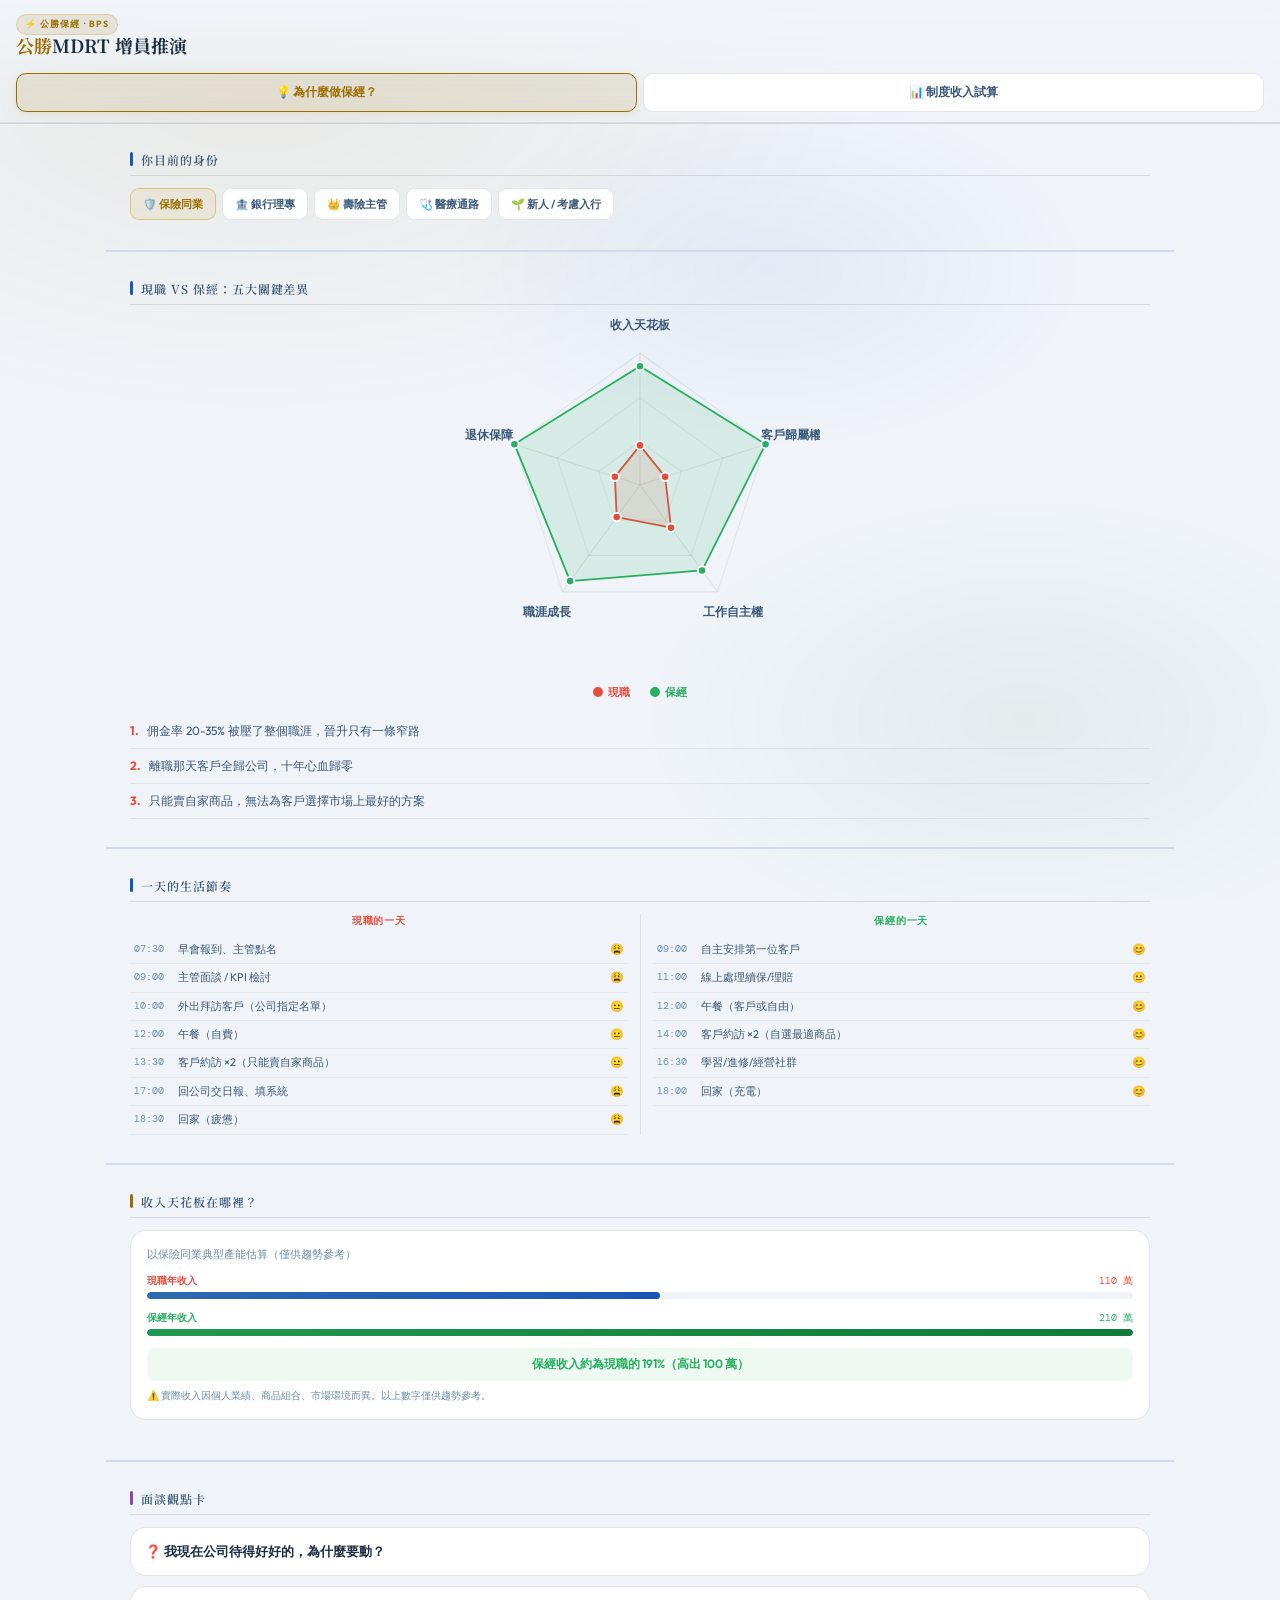
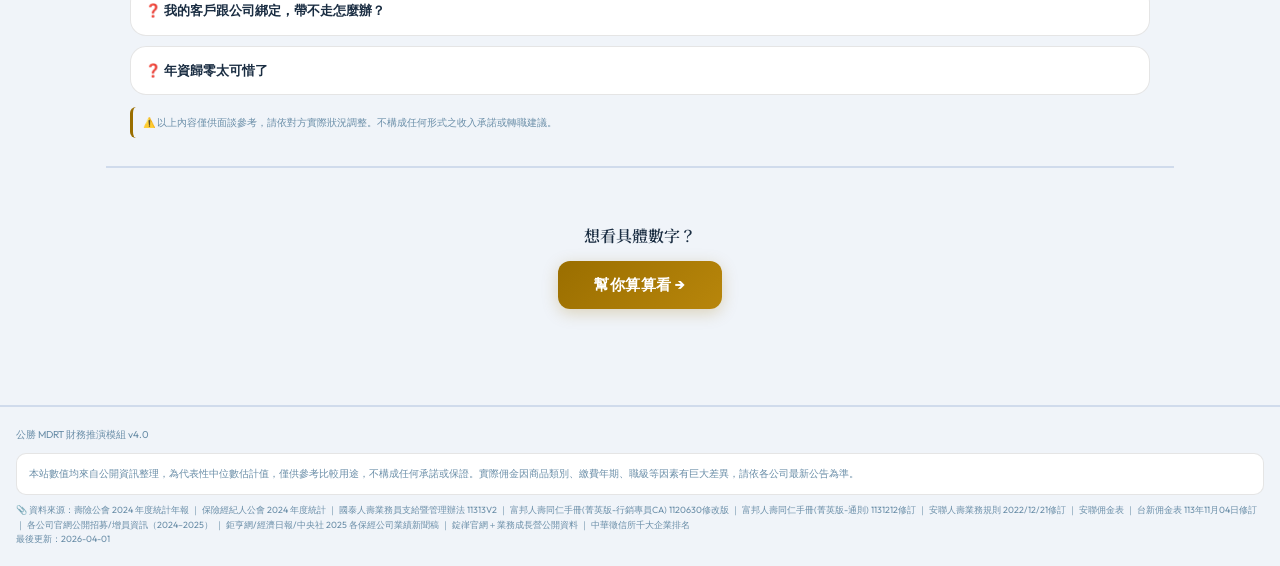
<file: mdrt-bps-review.html>
<!DOCTYPE html>
<html lang="zh-TW">
<head>
<meta charset="UTF-8">
<meta name="viewport" content="width=device-width, initial-scale=1.0">
<title>公勝MDRT 財務推演模組</title>
<link rel="preconnect" href="https://fonts.googleapis.com">
<link rel="preconnect" href="https://fonts.gstatic.com" crossorigin>
<link href="https://fonts.googleapis.com/css2?family=Noto+Serif+TC:wght@400;600;700;900&family=DM+Mono:wght@400;500&family=Outfit:wght@300;400;500;600;700&display=swap" rel="stylesheet">
<style>
/* ═══════════════════════════════════════════════════════════════════════════
   MDRT-BPS v3.0 — Main Stylesheet
   公勝 MDRT 財務推演模組
   Last updated: 2026-04-01
   ═══════════════════════════════════════════════════════════════════════════ */

/* ─── Design Tokens ──────────────────────────────────────────────────────── */
:root {
  --navy: #f0f4f9;
  --navy-2: #e2eaf4;
  --navy-3: #d0dbec;
  --gold: #9a6e00;
  --gold-light: #b8860b;
  --gold-dim: rgba(154,110,0,0.12);
  --trad: #1a56b8;
  --trad-light: rgba(26,86,184,0.10);
  --broker: #0f7a3a;
  --broker-light: rgba(15,122,58,0.10);
  --danger: #b52a1e;
  --surface: #ffffff;
  --surface-2: #f0f4f9;
  --border: rgba(0,0,0,0.10);
  --text: #1a2d42;
  --text-dim: #3a5878;
  --text-muted: #6a8ea8;
  --radius: 16px;
  --radius-sm: 10px;
}

/* ─── Reset ──────────────────────────────────────────────────────────────── */
* { box-sizing: border-box; margin: 0; padding: 0; -webkit-tap-highlight-color: transparent; }
html { font-size: 16px; scroll-behavior: smooth; }
body {
  font-family: 'Outfit', sans-serif;
  background: var(--navy);
  color: var(--text);
  min-height: 100vh;
  overflow-x: hidden;
  -webkit-font-smoothing: antialiased;
}
body::before {
  content: '';
  position: fixed;
  inset: 0;
  z-index: 0;
  background:
    radial-gradient(ellipse 80% 60% at 20% 10%, rgba(154,110,0,0.07) 0%, transparent 60%),
    radial-gradient(ellipse 60% 50% at 80% 80%, rgba(15,122,58,0.06) 0%, transparent 50%),
    radial-gradient(ellipse 50% 40% at 60% 30%, rgba(26,86,184,0.06) 0%, transparent 50%);
  pointer-events: none;
}
.container {
  position: relative;
  z-index: 1;
  max-width: 1100px;
  margin: 0 auto;
  padding: 0 0 40px;
}

/* ─── Sticky Header ──────────────────────────────────────────────────────── */
.header {
  padding: 14px 16px 10px;
  border-bottom: 1px solid var(--border);
  background: linear-gradient(to bottom, rgba(240,244,249,0.98), rgba(240,244,249,0.0));
  box-shadow: 0 1px 0 var(--border);
  position: sticky;
  top: 0;
  z-index: 100;
  backdrop-filter: blur(20px);
}
.header-top {
  display: flex;
  align-items: center;
  gap: 10px;
  margin-bottom: 4px;
}
.header-badge {
  display: inline-flex;
  align-items: center;
  gap: 6px;
  background: var(--gold-dim);
  border: 1px solid rgba(201,162,39,0.3);
  color: var(--gold);
  font-size: 9px;
  font-weight: 600;
  letter-spacing: .12em;
  padding: 3px 8px;
  border-radius: 20px;
  text-transform: uppercase;
  white-space: nowrap;
}
.header h1 {
  font-family: 'Noto Serif TC', serif;
  font-size: 18px;
  font-weight: 700;
  line-height: 1.2;
  color: var(--text);
}
.header h1 span { color: var(--gold); }
.id-badge {
  display: inline-flex;
  align-items: center;
  gap: 4px;
  font-size: 10px;
  font-weight: 600;
  letter-spacing: .06em;
  padding: 3px 8px;
  border-radius: 10px;
  margin-left: 6px;
  vertical-align: middle;
  transition: all .3s;
  white-space: nowrap;
}
.id-badge.insurance { background: rgba(201,162,39,0.15); color: var(--gold); }
.id-badge.banker    { background: rgba(26,86,184,0.12); color: var(--trad); }
.id-badge.manager   { background: rgba(142,68,173,0.12); color: #7b2d8b; }
.id-badge.medical   { background: rgba(15,122,58,0.12); color: var(--broker); }
.id-badge.newbie    { background: rgba(181,42,30,0.12); color: var(--danger); }

/* ─── v4.0: Main Tabs ───────────────────────────────────────────────────── */
.main-tabs {
  display: flex;
  gap: 6px;
  margin-top: 8px;
  width: 100%;
}
.main-tab {
  flex: 1;
  padding: 10px 8px;
  border-radius: var(--radius-sm);
  border: 1.5px solid var(--border);
  background: var(--surface);
  color: var(--text-dim);
  font-family: 'Outfit', sans-serif;
  font-size: 12px;
  font-weight: 600;
  cursor: pointer;
  text-align: center;
  transition: all .2s;
  white-space: nowrap;
}
.main-tab.active {
  border-color: var(--gold);
  background: var(--gold-dim);
  color: var(--gold);
  box-shadow: 0 2px 8px rgba(154,110,0,0.12);
}
.main-tab:not(.active):hover {
  border-color: rgba(154,110,0,0.3);
  color: var(--text);
}

/* ─── v4.0: Tab Panels ──────────────────────────────────────────────────── */
.tab-panel { display: none; }
.tab-panel.active { display: block; }

/* ─── v4.1: Persona Context Hint (Tab B) ────────────────────────────────── */
.persona-context {
  font-size: 12px;
  color: var(--text-muted);
  text-align: center;
  padding: 6px 12px;
  margin-bottom: 12px;
  background: var(--surface-2);
  border-radius: var(--radius-sm);
  border: 1px dashed var(--border);
}
.persona-context span {
  font-weight: 600;
  color: var(--text-dim);
}

/* ─── v4.1: Custom Company Inline Form ──────────────────────────────────── */
.custom-company-form {
  background: var(--surface-2);
  border: 1px solid var(--border);
  border-radius: var(--radius-sm);
  padding: 14px;
  margin: 10px 0;
}
.custom-form-title {
  font-weight: 600;
  font-size: 13px;
  margin-bottom: 10px;
  color: var(--text-dim);
}
.custom-form-grid {
  display: grid;
  grid-template-columns: 1fr 1fr;
  gap: 8px;
}
.custom-form-grid label {
  display: flex;
  flex-direction: column;
  font-size: 11px;
  color: var(--text-muted);
  gap: 3px;
}
.custom-form-grid label:first-child {
  grid-column: 1 / -1;
}
.custom-form-grid input {
  padding: 6px 8px;
  border: 1px solid var(--border);
  border-radius: 6px;
  font-size: 13px;
  background: var(--surface);
}
.custom-form-actions {
  display: flex;
  gap: 8px;
  margin-top: 10px;
  justify-content: flex-end;
}
.custom-form-apply {
  background: var(--broker);
  color: white;
  border: none;
  padding: 6px 16px;
  border-radius: 6px;
  font-size: 12px;
  font-weight: 600;
  cursor: pointer;
}
.custom-form-apply:hover { opacity: 0.9; }
.custom-form-cancel {
  background: transparent;
  color: var(--text-muted);
  border: 1px solid var(--border);
  padding: 6px 12px;
  border-radius: 6px;
  font-size: 12px;
  cursor: pointer;
}

/* ─── v4.0: CTA Bridge (Tab A → Tab B) ──────────────────────────────────── */
.cta-bridge {
  text-align: center;
  padding: 28px 16px;
}
.cta-bridge-text {
  font-family: 'Noto Serif TC', serif;
  font-size: 16px;
  font-weight: 600;
  color: var(--text);
  margin-bottom: 14px;
}
.cta-bridge-btn {
  display: inline-block;
  padding: 14px 36px;
  border-radius: 12px;
  border: none;
  background: linear-gradient(135deg, var(--gold), var(--gold-light));
  color: #fff;
  font-family: 'Outfit', sans-serif;
  font-size: 15px;
  font-weight: 700;
  cursor: pointer;
  box-shadow: 0 4px 16px rgba(154,110,0,0.25);
  transition: all .2s;
  letter-spacing: .03em;
}
.cta-bridge-btn:hover {
  transform: translateY(-2px);
  box-shadow: 0 6px 24px rgba(154,110,0,0.35);
}
.cta-bridge-btn:active {
  transform: translateY(0);
}

/* ─── Section Nav ────────────────────────────────────────────────────────── */
.section-nav { display: flex; gap: 4px; margin-top: 8px; }
.section-nav a {
  flex: none;
  padding: 5px 11px;
  border-radius: 8px;
  border: 1px solid transparent;
  background: transparent;
  color: var(--text-muted);
  font-size: 11px;
  font-weight: 500;
  cursor: pointer;
  text-decoration: none;
  white-space: nowrap;
  transition: all .2s;
}
.section-nav a.active {
  background: var(--surface);
  border-color: var(--border);
  color: var(--text);
  box-shadow: 0 1px 4px rgba(0,0,0,0.08);
}
.section-nav a:hover { color: var(--text); }
.section-nav a:visited { color: var(--text-muted); }

/* ─── Identity Switcher (v3.0.3: 移入 Section ①) ────────────────────────── */
.identity-bar { display: none; } /* 舊版 header bar 隱藏 */
.identity-inline {
  margin: 4px 0 12px;
}
.identity-tabs-inline {
  display: flex;
  flex-wrap: wrap;
  gap: 6px;
  padding-bottom: 2px;
}
.id-btn {
  flex: none;
  padding: 8px 12px;
  border-radius: 9px;
  border: 1.5px solid var(--border);
  background: var(--surface);
  color: var(--text-dim);
  font-family: 'Outfit', sans-serif;
  font-size: 11px;
  font-weight: 600;
  cursor: pointer;
  text-align: center;
  transition: all .2s;
  white-space: nowrap;
  line-height: 1.3;
}
.id-btn.active-insurance { border-color: rgba(201,162,39,.5);  background: rgba(201,162,39,.1);  color: var(--gold); }
.id-btn.active-banker    { border-color: rgba(26,86,184,.45);  background: rgba(26,86,184,.08);  color: var(--trad); }
.id-btn.active-manager   { border-color: rgba(142,68,173,.45); background: rgba(142,68,173,.08); color: #7b2d8b; }
.id-btn.active-medical   { border-color: rgba(15,122,58,.45);  background: rgba(15,122,58,.08);  color: var(--broker); }
.id-btn.active-newbie    { border-color: rgba(181,42,30,.45);  background: rgba(181,42,30,.08);  color: var(--danger); }

/* ─── Sections ───────────────────────────────────────────────────────────── */
.section { padding: 20px 16px; animation: fadeIn .25s ease; }
.section + .section { border-top: 2px solid var(--navy-3); }
@keyframes fadeIn { from { opacity: 0; transform: translateY(6px); } to { opacity: 1; transform: translateY(0); } }

.section-title {
  font-family: 'Noto Serif TC', serif;
  font-size: 12px;
  font-weight: 600;
  color: var(--text-dim);
  letter-spacing: .08em;
  text-transform: uppercase;
  margin-bottom: 12px;
  padding-bottom: 7px;
  border-bottom: 1px solid var(--border);
  display: flex;
  align-items: center;
  gap: 8px;
}
.section-title::before { content: ''; display: block; width: 3px; height: 14px; border-radius: 2px; }
.section-title.blue::before   { background: var(--trad); }
.section-title.gold::before   { background: var(--gold); }
.section-title.green::before  { background: var(--broker); }
.section-title.purple::before { background: #8e44ad; }
.section-title.red::before    { background: var(--danger); }

/* ─── Company Chips ──────────────────────────────────────────────────────── */
.company-chips { display: flex; flex-wrap: wrap; gap: 6px; margin-bottom: 12px; }
.company-chip {
  padding: 6px 12px;
  border-radius: 8px;
  border: 1.5px solid var(--border);
  background: var(--surface);
  color: var(--text-dim);
  font-size: 11px;
  font-weight: 500;
  cursor: pointer;
  transition: all .2s;
  white-space: nowrap;
}
.company-chip.active {
  border-color: var(--gold);
  background: var(--gold-dim);
  color: var(--gold);
  font-weight: 600;
}
/* v3.0.3: 保經 chip active 用藍色區分 */
.chip-broker.active {
  border-color: #4A90D9;
  background: rgba(74, 144, 217, 0.1);
  color: #4A90D9;
}
.company-chip-section {
  font-size: 9px;
  font-weight: 700;
  letter-spacing: .1em;
  text-transform: uppercase;
  color: var(--text-muted);
  margin: 8px 0 5px;
  width: 100%;
}

/* ─── Company Notice ─────────────────────────────────────────────────────── */
.company-notice {
  background: var(--surface);
  border: 1px solid var(--border);
  border-radius: var(--radius-sm);
  padding: 10px 12px;
  margin-bottom: 14px;
  font-size: 11px;
  color: var(--text-dim);
  line-height: 1.5;
}
.company-notice .stale-warn { color: var(--danger); font-weight: 600; }

/* ─── Param Inputs (rendered by param-schema.js) ─────────────────────────── */
.param-section { margin-bottom: 16px; }
.param-section-label {
  font-size: 10px;
  font-weight: 700;
  letter-spacing: .1em;
  text-transform: uppercase;
  color: var(--text-muted);
  margin-bottom: 8px;
  padding-bottom: 5px;
  border-bottom: 1px solid var(--border);
}
.param-fields { display: grid; grid-template-columns: 1fr; gap: 10px; }
.field { margin-bottom: 2px; }
.field label {
  display: block;
  font-size: 10px;
  font-weight: 600;
  color: var(--text-dim);
  letter-spacing: .06em;
  margin-bottom: 5px;
  text-transform: uppercase;
}
.field-desc { font-size: 10px; color: var(--text-muted); margin-top: 3px; line-height: 1.4; }
.field-warning { font-size: 10px; margin-top: 3px; padding: 3px 8px; border-radius: 4px; display: none; }
.field-warning.warning-orange { background: rgba(255,165,0,0.1); color: #b8660d; }
.field-warning.warning-red { background: rgba(220,20,60,0.1); color: var(--danger); }
.verify-badge { font-size: 9px; color: var(--gold); font-weight: 400; text-transform: none; letter-spacing: 0; }
.modified-badge { font-size: 9px; color: var(--broker); font-weight: 400; text-transform: none; letter-spacing: 0; margin-left: 4px; }
.input-wrap { position: relative; }
/* prefix 已改為 placeholder，不再使用 absolute span */
.input-wrap .suffix {
  position: absolute; right: 12px; top: 50%; transform: translateY(-50%);
  color: var(--text-muted); font-size: 11px; pointer-events: none;
}
input[type="number"] {
  width: 100%;
  background: var(--surface-2);
  border: 1px solid var(--border);
  border-radius: var(--radius-sm);
  color: var(--text);
  font-family: 'DM Mono', monospace;
  font-size: 14px;
  font-weight: 500;
  padding: 11px 12px 11px 12px;
  outline: none;
  transition: border-color .2s, box-shadow .2s;
  -webkit-appearance: none;
}
input[type="number"]:focus { border-color: var(--gold); box-shadow: 0 0 0 3px var(--gold-dim); }
input[type="number"].no-prefix { padding-left: 12px; }
input[type="number"].has-suffix { padding-right: 32px; }
.slider-wrap { display: flex; flex-direction: column; gap: 6px; }
.slider-value {
  font-family: 'DM Mono', monospace; font-size: 15px; font-weight: 500;
  color: var(--gold); background: var(--gold-dim); padding: 2px 9px; border-radius: 6px; align-self: flex-start;
}
input[type="range"] {
  width: 100%; height: 6px; background: var(--surface-2); border: none; border-radius: 3px;
  cursor: pointer; -webkit-appearance: none; outline: none;
}
input[type="range"]::-webkit-slider-thumb {
  -webkit-appearance: none; width: 20px; height: 20px; background: var(--gold);
  border-radius: 50%; box-shadow: 0 0 0 4px var(--gold-dim); cursor: pointer;
}
input[type="range"]::-moz-range-thumb {
  width: 20px; height: 20px; background: var(--gold); border-radius: 50%;
  border: none; box-shadow: 0 0 0 4px var(--gold-dim);
}
.advanced-toggle { margin-top: 8px; }
.advanced-toggle summary { font-size: 10px; color: var(--text-muted); cursor: pointer; padding: 6px 0; }
.advanced-toggle summary:hover { color: var(--text-dim); }

/* ─── Comparison Table ───────────────────────────────────────────────────── */
.comparison-table { width: 100%; border-collapse: collapse; font-size: 11px; margin-bottom: 14px; }
.comparison-table th {
  background: var(--navy-3); color: var(--text-dim); font-weight: 600; font-size: 9px;
  letter-spacing: .06em; text-transform: uppercase; padding: 7px 9px; text-align: left;
}
.comparison-table td { padding: 8px 9px; border-bottom: 1px solid var(--border); font-size: 11px; vertical-align: top; }
.comparison-table .dual-val { font-size: 10px; color: var(--text-muted); margin-top: 2px; }

/* ─── Info Box ───────────────────────────────────────────────────────────── */
.info-box {
  background: var(--gold-dim); border: 1px solid rgba(201,162,39,.25); border-radius: var(--radius-sm);
  padding: 10px 12px; font-size: 11px; color: var(--gold); line-height: 1.5; margin-bottom: 14px;
}

/* ─── Cards ──────────────────────────────────────────────────────────────── */
.card {
  background: var(--surface); border: 1px solid var(--border); border-radius: var(--radius);
  padding: 16px; margin-bottom: 12px;
}
.card.gold { border-color: rgba(201,162,39,.25); background: linear-gradient(135deg, var(--surface), rgba(201,162,39,.04)); }

/* ─── KPI Grid ───────────────────────────────────────────────────────────── */
.kpi-grid { display: grid; grid-template-columns: 1fr 1fr; gap: 9px; margin-bottom: 14px; }
.kpi-full  { grid-column: 1 / -1; }
.kpi {
  background: var(--surface); border: 1px solid var(--border); border-radius: var(--radius-sm);
  padding: 13px; text-align: center;
}
.kpi-label {
  font-size: 10px; color: var(--text-muted); font-weight: 600; letter-spacing: .06em;
  text-transform: uppercase; margin-bottom: 5px;
}
.kpi-value  { font-family: 'DM Mono', monospace; font-size: 18px; font-weight: 500; line-height: 1; }
.kpi-sub    { font-size: 10px; color: var(--text-muted); margin-top: 3px; }
.kpi-ref    { font-size: 9px; color: var(--text-muted); font-style: italic; }
.kpi.trad   .kpi-value { color: var(--trad); }
.kpi.broker .kpi-value { color: var(--broker); }
.kpi.diff   .kpi-value { color: var(--gold); }
.kpi.be     .kpi-value { color: var(--danger); font-size: 14px; }

/* ─── Timeline ───────────────────────────────────────────────────────────── */
.tl-wrap {
  position: relative; height: 38px; margin: 14px 0 20px; background: var(--surface-2);
  border-radius: 20px; overflow: visible;
}
.tl-track { position: absolute; top: 14px; left: 0; right: 0; height: 10px; background: var(--navy-3); border-radius: 5px; }
.tl-fill  { height: 100%; border-radius: 5px; background: linear-gradient(90deg, var(--broker), var(--gold)); transition: width .8s ease; }
.tl-dot {
  position: absolute; top: 10px; width: 18px; height: 18px; background: var(--gold);
  border-radius: 50%; box-shadow: 0 0 0 4px var(--gold-dim); transform: translateX(-50%); transition: left .8s ease;
}
.tl-label {
  position: absolute; top: -2px; font-size: 10px; font-weight: 600; color: var(--gold);
  transform: translateX(-50%); white-space: nowrap;
}
.tl-endpoints { display: flex; justify-content: space-between; font-size: 9px; color: var(--text-muted); margin-top: 2px; }

/* ─── Annual Comparison ──────────────────────────────────────────────────── */
.ac-wrap   { border: 1px solid var(--border); border-radius: var(--radius); overflow: hidden; }
.ac-header {
  display: grid; grid-template-columns: 1fr 60px 1fr; background: var(--navy-3);
  padding: 8px 10px; font-size: 10px; font-weight: 700; text-transform: uppercase; letter-spacing: .06em;
}
.ac-header .ac-trad-h   { color: var(--trad); text-align: left; }
.ac-header .ac-mid-h    { color: var(--text-muted); text-align: center; }
.ac-header .ac-broker-h { color: var(--broker); text-align: right; }
.ac-row {
  display: grid; grid-template-columns: 1fr 60px 1fr; padding: 10px;
  border-bottom: 1px solid var(--border); align-items: start;
}
.ac-row.ac-total    { background: var(--navy-2); font-weight: 600; }
.ac-trad-col        { text-align: left; }
.ac-broker-col      { text-align: right; }
.ac-mid-col         { text-align: center; display: flex; flex-direction: column; align-items: center; gap: 4px; }
.ac-amount          { font-family: 'DM Mono', monospace; font-size: 14px; font-weight: 500; }
.ac-amount.trad     { color: var(--trad); }
.ac-amount.broker   { color: var(--broker); }
.ac-year-label      { font-size: 10px; font-weight: 700; color: var(--text-muted); }
.ac-diff            { font-size: 10px; font-weight: 600; padding: 2px 6px; border-radius: 4px; }
.ac-diff.pos        { color: var(--broker); background: var(--broker-light); }
.ac-diff.neg        { color: var(--danger); background: rgba(181,42,30,0.08); }
.ac-diff.neu        { color: var(--text-muted); }
.ac-items           { margin-top: 4px; }
.ac-item            { display: flex; align-items: center; gap: 4px; font-size: 10px; color: var(--text-muted); }
.ac-item-dot        { width: 6px; height: 6px; border-radius: 50%; flex-shrink: 0; }
.ac-item-dot.trad   { background: var(--trad); }
.ac-item-dot.broker { background: var(--broker); }

/* ─── Script Disclaimer (v3.0.2) ────────────────────────────────────────── */
.script-disclaimer {
  margin-top: 12px; padding: 8px 10px; font-size: 10px; color: var(--text-muted);
  background: var(--surface-2); border-radius: 6px; border-left: 3px solid var(--gold);
  line-height: 1.5;
}

/* ─── Bar Chart (inline) ─────────────────────────────────────────────────── */
.chart-wrap  { margin: 14px 0; }
.chart-title {
  font-size: 10px; color: var(--text-muted); font-weight: 600; letter-spacing: .05em;
  text-transform: uppercase; margin-bottom: 10px;
}
.bar-group { margin-bottom: 9px; }
.bar-track { height: 7px; background: var(--surface-2); border-radius: 4px; overflow: hidden; }
.bar-fill  { height: 100%; border-radius: 4px; transition: width .8s cubic-bezier(.22,1,.36,1); }
.bar-fill.trad   { background: linear-gradient(90deg, #2d6ab3, var(--trad)); }
.bar-fill.broker { background: linear-gradient(90deg, #1e9950, var(--broker)); }

/* ─── Scenario (Section ③) ───────────────────────────────────────────────── */
.scenario-section details { margin-bottom: 10px; }
.scenario-section summary {
  font-size: 12px; font-weight: 600; color: var(--text-dim); cursor: pointer;
  padding: 10px 12px; background: var(--surface); border: 1px solid var(--border);
  border-radius: var(--radius-sm); transition: all .2s;
}
.scenario-section summary:hover { background: var(--surface-2); }
.scenario-section details[open] summary { border-radius: var(--radius-sm) var(--radius-sm) 0 0; border-bottom: none; }
.scenario-section .detail-body {
  padding: 14px; background: var(--surface); border: 1px solid var(--border);
  border-top: none; border-radius: 0 0 var(--radius-sm) var(--radius-sm);
}
.scenario-tabs { display: flex; gap: 6px; margin-bottom: 14px; }
.sc-btn {
  flex: 1; padding: 9px 5px; border-radius: var(--radius-sm); border: 1px solid var(--border);
  background: var(--surface); color: var(--text-dim); font-family: 'Outfit', sans-serif;
  font-size: 11px; font-weight: 500; cursor: pointer; text-align: center; transition: all .2s; line-height: 1.3;
}
.sc-btn.active-c { border-color: rgba(181,42,30,.4); color: var(--danger); background: rgba(181,42,30,.07); }
.sc-btn.active-b { border-color: rgba(201,162,39,.4); color: var(--gold); background: var(--gold-dim); }
.sc-btn.active-o { border-color: rgba(15,122,58,.4); color: var(--broker); background: rgba(15,122,58,.07); }
.sc-compare { width: 100%; border-collapse: collapse; font-size: 11px; margin-top: 14px; }
.sc-compare th {
  font-size: 9px; font-weight: 700; letter-spacing: .08em; text-transform: uppercase;
  padding: 7px 9px; text-align: center;
}
.sc-compare td {
  padding: 8px 9px; border-bottom: 1px solid var(--border); text-align: center;
  font-family: 'DM Mono', monospace; font-size: 11px;
}
.sc-compare .highlight td { font-weight: 600; background: var(--gold-dim); }

/* ─── Script Cards ───────────────────────────────────────────────────────── */
.script-card {
  background: var(--surface); border: 1px solid var(--border); border-radius: var(--radius);
  padding: 14px; margin-bottom: 10px; cursor: pointer; transition: all .2s;
}
.script-card:hover { border-color: var(--gold); }
.script-card .tag { font-size: 11px; font-weight: 700; color: var(--gold); margin-bottom: 6px; }
.script-card .body { font-size: 12px; line-height: 1.7; color: var(--text-dim); display: none; }
.script-card.open .body { display: block; }

.badge { display: inline-block; font-size: 9px; font-weight: 600; padding: 2px 8px; border-radius: 4px; }
.badge.pos { background: var(--broker-light); color: var(--broker); }
.badge.neg { background: rgba(181,42,30,.08); color: var(--danger); }

/* ─── Footer ─────────────────────────────────────────────────────────────── */
.footer {
  padding: 20px 16px; border-top: 2px solid var(--navy-3);
  font-size: 10px; color: var(--text-muted); line-height: 1.6;
}
.footer .disclaimer {
  background: var(--surface); border: 1px solid var(--border); border-radius: var(--radius-sm);
  padding: 12px; margin-top: 10px;
}
.footer .sources { margin-top: 8px; font-size: 9px; }

/* ═══════════════════════════════════════════════════════════════════════════
   Responsive Breakpoints
   Mobile:  < 640px  — single column, compact spacing
   Tablet:  ≥ 640px  — slightly wider spacing
   Desktop: ≥ 800px  — dual column inputs, header flex row
   Wide:    ≥ 1024px — max-width container, comfortable padding
   ═══════════════════════════════════════════════════════════════════════════ */

/* ─── Mobile (< 640px): single column, compact ───────────────────────────── */
@media (max-width: 639px) {
  .section-nav {
    display: flex;
    overflow-x: auto;
    scrollbar-width: none;
  }
  .section-nav::-webkit-scrollbar { display: none; }
  .kpi-grid { grid-template-columns: 1fr 1fr; }
  .ac-header, .ac-row { grid-template-columns: 1fr 50px 1fr; }
  .ac-amount { font-size: 12px; }
  .kpi-value { font-size: 16px; }
  .section { padding: 16px 12px; }
  .identity-tabs { gap: 4px; }
  .id-btn { padding: 6px 10px; font-size: 10px; }
}

/* ─── Small mobile (≤ 375px): extra compact ──────────────────────────────── */
@media (max-width: 375px) {
  .main-tab { font-size: 11px; padding: 8px 6px; }
  .header h1 { font-size: 15px; }
  .header-badge { font-size: 8px; padding: 2px 6px; }
  .id-badge { font-size: 9px; padding: 2px 6px; }
  .section-nav a { padding: 4px 8px; font-size: 10px; }
  .kpi { padding: 10px; }
  .kpi-value { font-size: 14px; }
  .kpi-label { font-size: 9px; }
  .ac-header, .ac-row { grid-template-columns: 1fr 46px 1fr; font-size: 10px; }
  .ac-amount { font-size: 10px; white-space: nowrap; overflow: hidden; text-overflow: ellipsis; }
  .ac-diff { font-size: 9px; padding: 1px 3px; white-space: nowrap; }
  .ac-year-label { font-size: 9px; }
  .ac-items { display: none; } /* 375px 隱藏明細，避免擠壓 */
  .company-chip { padding: 5px 8px; font-size: 10px; }
  input[type="number"] { font-size: 13px; padding: 9px 10px 9px 24px; }
}

/* ─── Tablet+ (≥ 800px): dual column inputs, horizontal header ───────────── */
@media (min-width: 800px) {
  .param-fields { grid-template-columns: 1fr 1fr; }
  .header {
    display: flex;
    flex-wrap: wrap;
    align-items: center;
    justify-content: space-between;
    gap: 8px;
  }
  .header-top { margin-bottom: 0; }
  .section-nav { margin-top: 0; }
  .identity-bar { position: sticky; top: 65px; z-index: 99; }
  .section { padding: 24px 20px; }
  .kpi-grid { gap: 12px; }
}

/* ─── Desktop (≥ 1024px): comfortable spacing ────────────────────────────── */
@media (min-width: 1024px) {
  .container { padding: 0 16px 40px; }
  .section { padding: 28px 24px; }
  .kpi-grid { grid-template-columns: repeat(4, 1fr); }
  .kpi-full { grid-column: 1 / -1; }
  .ac-header, .ac-row { grid-template-columns: 1fr 80px 1fr; }
  .ac-amount { font-size: 15px; }
}

/* ─── Wide (≥ 1440px): max comfort ───────────────────────────────────────── */
@media (min-width: 1440px) {
  .container { max-width: 1200px; }
}

</style>
<style>
/* ═══════════════════════════════════════════════════════════════════════════
   MDRT-BPS v4.0 — Pain Module CSS (Tab A)
   ═══════════════════════════════════════════════════════════════════════════ */

/* ─── Pain Script Cards (A-4) ───────────────────────────────────────────── */
.pain-cards-wrap {
  display: flex;
  flex-direction: column;
  gap: 10px;
}

.pain-script-card {
  background: var(--surface);
  border: 1px solid var(--border);
  border-radius: var(--radius);
  padding: 14px;
  cursor: pointer;
  transition: all .2s;
}
.pain-script-card:hover {
  border-color: var(--gold);
}

.pain-card-q {
  font-size: 13px;
  font-weight: 600;
  color: var(--text);
  line-height: 1.5;
}

.pain-card-a {
  display: none;
  margin-top: 10px;
  padding-top: 10px;
  border-top: 1px solid var(--border);
  font-size: 12px;
  color: var(--text-dim);
  line-height: 1.7;
}

.pain-script-card.open .pain-card-a {
  display: block;
  animation: fadeIn .25s ease;
}

.pain-card-a-label {
  font-size: 10px;
  font-weight: 700;
  color: var(--broker);
  letter-spacing: .06em;
  margin-bottom: 6px;
}

/* ─── Responsive for Tab A ──────────────────────────────────────────────── */
@media (max-width: 375px) {
  .pain-card-q { font-size: 12px; }
  .pain-card-a { font-size: 11px; }
}

</style>
</head>

<body class="insurance">

<!-- ═══ Sticky Header ═══ -->
<div class="header">
  <div>
    <div class="header-top">
      <div class="header-badge">⚡ 公勝保經 · BPS</div>
    </div>
    <h1><span>公勝</span>MDRT 增員推演</h1>
  </div>
  <!-- v4.0: 主 Tab 切換（取代舊的 section-nav） -->
  <nav class="main-tabs" id="main-tabs">
    <button class="main-tab active" data-tab="A" onclick="switchTab('A',this)">💡 為什麼做保經？</button>
    <button class="main-tab" data-tab="B" onclick="switchTab('B',this)">📊 制度收入試算</button>
  </nav>
</div>

<!-- ═══════════════════════ TAB A: 為什麼做保經？ ═══════════════════════ -->
<div class="tab-panel active" id="tab-A" style="display:block">
<div class="container">

  <!-- A-0: 身份選擇 -->
  <div class="section" id="section-a0">
    <div class="section-title blue">你目前的身份</div>
    <div class="identity-tabs-inline" id="pain-identity-tabs">
      <button class="id-btn active active-insurance" onclick="setPainId('insurance',this)">🛡️ 保險同業</button>
      <button class="id-btn" onclick="setPainId('banker',this)">🏦 銀行理專</button>
      <button class="id-btn" onclick="setPainId('manager',this)">👑 壽險主管</button>
      <button class="id-btn" onclick="setPainId('medical',this)">🩺 醫療通路</button>
      <button class="id-btn" onclick="setPainId('newbie',this)">🌱 新人 / 考慮入行</button>
    </div>
  </div>

  <!-- A-1: 痛點雷達圖 -->
  <div class="section" id="section-a1">
    <div class="section-title blue">現職 vs 保經：五大關鍵差異</div>
    <div id="radar-container"></div>
  </div>

  <!-- A-2: 生活節奏對照 -->
  <div class="section" id="section-a2">
    <div class="section-title blue">一天的生活節奏</div>
    <div id="daily-schedule-container"></div>
  </div>

  <!-- A-3: 收入天花板（簡化版 income-chart） -->
  <div class="section" id="section-a3">
    <div class="section-title gold">收入天花板在哪裡？</div>
    <div id="pain-income-container"></div>
  </div>

  <!-- A-4: 觀念溝通卡片 -->
  <div class="section" id="section-a4">
    <div class="section-title purple">面談觀點卡</div>
    <div id="pain-scripts-container"></div>
  </div>

  <!-- A-5: CTA → Tab B -->
  <div class="section" id="section-a5">
    <div class="cta-bridge">
      <div class="cta-bridge-text">想看具體數字？</div>
      <button class="cta-bridge-btn" onclick="bridgeToTabB()">幫你算算看 →</button>
    </div>
  </div>

</div>
</div>

<!-- ═══════════════════════ TAB B: 制度收入試算 ═══════════════════════ -->
<div class="tab-panel" id="tab-B" style="display:none">
<div class="container">

  <!-- B-nav: section 內部導航 -->
  <nav class="section-nav" id="section-nav">
    <a href="#section-1" class="active" data-section="1">① 制度</a>
    <a href="#section-2" data-section="2">② 數字</a>
    <a href="#section-3" data-section="3">③ 進階</a>
  </nav>

<!-- ═══ SECTION ①: 制度對照 ═══ -->
<div class="section" id="section-1">
  <div class="section-title blue">① 制度對照</div>

  <!-- v4.1: 身份語境提示（從 Tab A 帶入） -->
  <div class="persona-context" id="persona-context">
    目前以 <span id="persona-context-label">🛡️ 保險同業</span> 身份試算 · <a href="#" onclick="switchTab('A',document.querySelector('.main-tab[data-tab=&quot;A&quot;]'));return false" style="color:var(--accent);text-decoration:underline">← 回 Tab A 切換</a>
  </div>

  <!-- v4.0: 身份由 Tab A 帶入，不再在 Tab B 顯示。隱藏保留 DOM 供 bridgeToTabB 同步 -->
  <div class="identity-inline" id="identity-inline" style="display:none">
    <div class="identity-tabs-inline">
      <button class="id-btn active active-insurance" onclick="setId('insurance',this)">🛡️ 保險同業</button>
      <button class="id-btn" onclick="setId('banker',this)">🏦 銀行理專</button>
      <button class="id-btn" onclick="setId('manager',this)">👑 壽險主管</button>
      <button class="id-btn" onclick="setId('medical',this)">🩺 醫療通路</button>
      <button class="id-btn" onclick="setId('newbie',this)">🌱 新人培育</button>
    </div>
  </div>

  <!-- 公司 chip -->
  <div id="company-chips-container"></div>

  <!-- v4.1: 自訂公司 inline 表單 -->
  <div id="custom-company-form" class="custom-company-form" style="display:none">
    <div class="custom-form-title">✏️ 自訂公司資料</div>
    <div class="custom-form-grid">
      <label>公司名稱 <input type="text" id="custom_name" value="自訂公司" maxlength="20"></label>
      <label>合約制度 <input type="text" id="custom_contract" value="—" placeholder="雙合約制/純承攬"></label>
      <label>首年佣金率 (%) <input type="number" id="custom_comm" value="20" min="1" max="100" step="1"></label>
      <label>續期佣金率 (%) <input type="number" id="custom_renewal" value="3" min="0" max="30" step="0.5"></label>
      <label>續佣遞減係數 <input type="number" id="custom_decay" value="0.6" min="0" max="1" step="0.05"></label>
    </div>
    <div class="custom-form-actions">
      <button onclick="applyCustomCompany()" class="custom-form-apply">套用</button>
      <button onclick="cancelCustomCompany()" class="custom-form-cancel">取消</button>
    </div>
  </div>

  <!-- Company Notice -->
  <div id="company-notice" class="company-notice" style="display:none"></div>

  <!-- Comparison Table -->
  <div id="comparison-table-container"></div>

  <!-- PARAM_SCHEMA inputs -->
  <div id="inputs-container"></div>
</div>

<!-- ═══════════════════════ SECTION ②: 數字說話 ═══════════════════════ -->
<div class="section" id="section-2">
  <div class="section-title gold">② 數字說話</div>

  <!-- KPI 四格 -->
  <div class="kpi-grid">
    <div class="kpi trad">
      <div class="kpi-label" id="trad-label">傳統公司</div>
      <div class="kpi-value"><span id="k_trad5">0</span></div>
      <div class="kpi-sub">萬元（5年累計）</div>
      <div class="kpi-ref">僅供參考</div>
    </div>
    <div class="kpi broker">
      <div class="kpi-label" id="broker-label">公勝保經</div>
      <div class="kpi-value"><span id="k_broker5">0</span></div>
      <div class="kpi-sub">萬元（5年累計）</div>
      <div class="kpi-ref">僅供參考</div>
    </div>
    <div class="kpi diff">
      <div class="kpi-label">5年淨利差距</div>
      <div class="kpi-value"><span id="k_diff5">0</span></div>
      <div class="kpi-sub" id="k_diff_label">萬元</div>
      <div class="kpi-ref">僅供參考</div>
    </div>
    <div class="kpi be">
      <div class="kpi-label">收入超越點</div>
      <div class="kpi-value"><span id="k_be">—</span></div>
      <div class="kpi-sub">保經累計超越傳統</div>
      <div class="kpi-ref">僅供參考</div>
    </div>
  </div>

  <!-- 損益兩平時間軸 -->
  <div class="card">
    <div class="chart-title">損益兩平時間軸</div>
    <div class="tl-wrap">
      <div class="tl-track"><div class="tl-fill" id="tl_fill" style="width:0"></div></div>
      <div class="tl-dot" id="tl_dot" style="left:0"></div>
      <div class="tl-label" id="tl_label" style="left:0">—</div>
    </div>
    <div class="tl-endpoints"><span>0 月</span><span>36 月</span></div>
  </div>

  <!-- 5 年逐年對比 -->
  <div id="annual_comparison"></div>

  <!-- 十年收入差距圖（P0-8: income-chart integration） -->
  <div id="income-chart-container"></div>
</div>

<!-- ═══════════════════════ SECTION ③: 進階探討 ═══════════════════════ -->
<div class="section scenario-section" id="section-3">
  <div class="section-title purple">③ 進階探討</div>

  <!-- 三情境比較 (Accordion) -->
  <details>
    <summary>🔬 三情境比較（保守 / 基準 / 樂觀）</summary>
    <div class="detail-body">
      <div class="scenario-tabs">
        <button class="sc-btn active-c" onclick="showScenario('C',this)">😰 保守</button>
        <button class="sc-btn" onclick="showScenario('B',this)">📊 基準</button>
        <button class="sc-btn" onclick="showScenario('O',this)">🚀 樂觀</button>
      </div>
      <div id="sc_detail"></div>
      <table class="sc-compare">
        <thead><tr>
          <th style="text-align:left">指標</th><th>😰 保守</th><th>📊 基準</th><th>🚀 樂觀</th>
        </tr></thead>
        <tbody id="sc_compare_tbody"></tbody>
      </table>
    </div>
  </details>

  <!-- 面談備忘（深度思維腳本） -->
  <details>
    <summary>🧠 面談備忘（三層思維腳本）</summary>
    <div class="detail-body">
      <div class="script-card" onclick="this.classList.toggle('open')">
        <div class="tag" id="tag1">第一層思維</div>
        <div class="body" id="script1"></div>
      </div>
      <div class="script-card" onclick="this.classList.toggle('open')">
        <div class="tag" id="tag2">第二層思維</div>
        <div class="body" id="script2"></div>
      </div>
      <div class="script-card" onclick="this.classList.toggle('open')">
        <div class="tag" id="tag3">第三層思維</div>
        <div class="body" id="script3"></div>
      </div>
    </div>
  </details>
</div>

</div><!-- /.container (Tab B) -->
</div><!-- /#tab-B -->

<!-- ═══ Footer ═══ -->
<div class="footer">
  <div>公勝 MDRT 財務推演模組 v4.0</div>
  <div class="disclaimer" id="footer-disclaimer">
    本工具所有數據僅供趨勢參考，不構成任何形式之收入承諾或轉職建議。
    實際收入因個人業績、公司政策、市場環境而異，請自行評估。
  </div>
  <div class="sources" id="footer-sources"></div>
</div>

<!-- ═══ External Scripts ═══ -->
<script>
/* ═══════════════════════════════════════════════════════════════════════════
   MDRT-BPS v4.0 — Persona Pain Point Data
   教案 L1-L5 萃取：5 身份 × 痛點雷達 + 生活節奏 + 典型收入 + TOP 異議
   Last updated: 2026-04-03
   ═══════════════════════════════════════════════════════════════════════════ */

var PERSONA_PAIN_POINTS = {

  /* ─── 保險同業（年資 3 年+）─────────────────────────────────────── */
  insurance: {
    label: '保險同業',
    icon: '🛡️',
    desc: '壽險公司資深業務，有客戶基礎但受限於公司制度',

    radar: { income: 3, ownership: 2, freedom: 4, growth: 3, retirement: 2 },
    brokerRadar: { income: 9, ownership: 10, freedom: 8, growth: 9, retirement: 10 },

    dailySchedule: {
      current: [
        { time: '07:30', event: '早會報到、主管點名', mood: 'low' },
        { time: '09:00', event: '主管面談 / KPI 檢討', mood: 'low' },
        { time: '10:00', event: '外出拜訪客戶（公司指定名單）', mood: 'ok' },
        { time: '12:00', event: '午餐（自費）', mood: 'ok' },
        { time: '13:30', event: '客戶約訪 ×2（只能賣自家商品）', mood: 'ok' },
        { time: '17:00', event: '回公司交日報、填系統', mood: 'low' },
        { time: '18:30', event: '回家（疲憊）', mood: 'low' },
      ],
      broker: [
        { time: '09:00', event: '自主安排第一位客戶', mood: 'high' },
        { time: '11:00', event: '線上處理續保/理賠', mood: 'ok' },
        { time: '12:00', event: '午餐（客戶或自由）', mood: 'high' },
        { time: '14:00', event: '客戶約訪 ×2（自選最適商品）', mood: 'high' },
        { time: '16:30', event: '學習/進修/經營社群', mood: 'high' },
        { time: '18:00', event: '回家（充電）', mood: 'high' },
      ],
    },

    typicalIncome: { fyp: 3000000, commRate: 20, renewalIncome: 500000 },

    topPainPoints: [
      '佣金率 20-35% 被壓了整個職涯，晉升只有一條窄路',
      '離職那天客戶全歸公司，十年心血歸零',
      '只能賣自家商品，無法為客戶選擇市場上最好的方案',
    ],

    topObjections: [
      { q: '我現在公司待得好好的，為什麼要動？',
        a: '十幾年功力很扎實。但同樣保額，首佣率跟保經差多少？用 MDRT-BPS 現場算一次，數字會說話。' },
      { q: '我的客戶跟公司綁定，帶不走怎麼辦？',
        a: '客戶信任的是「你這個人」，不是公司招牌。資深業務轉保經，實務上 40-70% 客戶主動跟過來。' },
      { q: '年資歸零太可惜了',
        a: '你在壽險的續佣，離職那天全部中斷。公勝的終生佣酬制度：離職後續領、身故後繼受人接手。你賺的每一分佣金永遠是你的。' },
    ],

    defaultCompany: 'cathay-life',
  },

  /* ─── 銀行理專 ────────────────────────────────────────────────── */
  banker: {
    label: '銀行理專',
    icon: '🏦',
    desc: '銀行財富管理通路，有高品質客戶但受限於 KPI 與產品線',

    radar: { income: 4, ownership: 2, freedom: 3, growth: 3, retirement: 5 },
    brokerRadar: { income: 9, ownership: 10, freedom: 8, growth: 9, retirement: 8 },

    dailySchedule: {
      current: [
        { time: '08:30', event: '分行晨會、業績檢討', mood: 'low' },
        { time: '09:00', event: '銀行指派客戶名單約訪', mood: 'ok' },
        { time: '12:00', event: '午餐（輪值不一定能準時）', mood: 'ok' },
        { time: '13:00', event: 'KPI 追蹤、合規審查、產品推銷', mood: 'low' },
        { time: '17:00', event: '填報表、交叉行銷資料整理', mood: 'low' },
        { time: '18:00', event: '下班（擔心輪調通知）', mood: 'low' },
      ],
      broker: [
        { time: '09:00', event: '自主規劃客戶拜訪行程', mood: 'high' },
        { time: '10:00', event: '用全市場商品做財務規劃諮詢', mood: 'high' },
        { time: '12:00', event: '彈性午餐、經營人脈', mood: 'high' },
        { time: '14:00', event: '深度諮詢、整合壽/健/投商品', mood: 'high' },
        { time: '16:30', event: '提案撰寫、客戶關係維護', mood: 'ok' },
        { time: '18:00', event: '回家（無輪調風險）', mood: 'high' },
      ],
    },

    typicalIncome: { fyp: 1500000, commRate: 8, renewalIncome: 0, baseSalary: 800000 },

    topPainPoints: [
      '年薪有天花板（85-115 萬），升遷靠年資卡位',
      '客戶名單是銀行的，離職那天全部收回',
      'KPI 壓力大、產品受限只能賣自家商品',
    ],

    topObjections: [
      { q: '銀行有底薪、有現成客戶名單',
        a: '銀行名單是「銀行的客戶」，不是你的。離職那天全部收回。同樣客戶量在公勝，六個月內收入超越銀行年薪，而且是長期被動收入。' },
      { q: '銀行穩定，轉保經太冒險',
        a: 'IFRS 17 上路後，銀行正在縮編理專。保經反而是受益者——多家商品代理，商品選擇自由度高。用 MDRT-BPS 算一下，你會發現差距有多大。' },
      { q: '銀行福利不錯，保經要自己投保',
        a: '福利是短期安心，收入才是長期保障。你一個月多賺 3-5 萬，福利差額根本小錢。而且公勝有團保方案。' },
    ],

    defaultCompany: 'fubon-life',
  },

  /* ─── 壽險主管 ────────────────────────────────────────────────── */
  manager: {
    label: '壽險主管',
    icon: '👑',
    desc: '帶團隊的壽險主管，有組織津貼但受制度天花板限制',

    radar: { income: 5, ownership: 3, freedom: 4, growth: 4, retirement: 2 },
    brokerRadar: { income: 9, ownership: 10, freedom: 8, growth: 9, retirement: 10 },

    dailySchedule: {
      current: [
        { time: '07:00', event: '提早到公司準備早會資料', mood: 'low' },
        { time: '08:00', event: '主持早會、激勵團隊', mood: 'ok' },
        { time: '09:30', event: '陪訪新人、處理團隊問題', mood: 'ok' },
        { time: '12:00', event: '午餐（常與團隊一起）', mood: 'ok' },
        { time: '13:30', event: '自己的客戶約訪（但常被打斷）', mood: 'low' },
        { time: '17:00', event: '主管會議、報表檢討', mood: 'low' },
        { time: '19:00', event: '回家（身心俱疲）', mood: 'low' },
      ],
      broker: [
        { time: '09:00', event: '團隊線上同步（15分鐘）', mood: 'high' },
        { time: '09:30', event: '個人高價值客戶經營', mood: 'high' },
        { time: '12:00', event: '午餐（彈性）', mood: 'high' },
        { time: '13:30', event: '團隊培訓 / 新人陪跑', mood: 'high' },
        { time: '16:00', event: '組織發展策略規劃', mood: 'high' },
        { time: '17:30', event: '回家（精力充沛）', mood: 'high' },
      ],
    },

    typicalIncome: { fyp: 5000000, commRate: 25, renewalIncome: 1200000, orgAllowance: 600000 },

    topPainPoints: [
      '組織津貼被制度天花板壓住，帶再多人也升不上去',
      '退休那天組織津貼歸零，帶出來的人被公司接管',
      '花最多時間幫公司養兵，自己的業績反而被犧牲',
    ],

    topObjections: [
      { q: '我的團隊跟得過來嗎？',
        a: '團隊跟的是「你這個人」，不是公司招牌。你在哪裡，核心夥伴就在哪裡。在保經帶同樣的人，你能給他們更高佣金、更自由的商品選擇。' },
      { q: '競業條款會不會有問題？',
        a: '競業條款有法律上限（通常 6-12 個月）。這段期間可以做準備、建系統、談客戶。過了之後，你的團隊和客戶都是自己的。' },
      { q: '我已經是主管了，為什麼要重來？',
        a: '你不是重來，是升級。同樣帶人，在保經你的組織獎金沒有天花板，而且可以傳給下一代。你花了這麼多年幫公司建組織，該為自己建一個了。' },
    ],

    defaultCompany: 'cathay-life',
  },

  /* ─── 醫療通路 ────────────────────────────────────────────────── */
  medical: {
    label: '醫療通路',
    icon: '🩺',
    desc: '醫療背景的保險銷售通路，客戶信任度高但佣金結構受限',

    radar: { income: 4, ownership: 3, freedom: 4, growth: 3, retirement: 3 },
    brokerRadar: { income: 9, ownership: 10, freedom: 8, growth: 9, retirement: 9 },

    dailySchedule: {
      current: [
        { time: '08:00', event: '門診/通路據點報到', mood: 'ok' },
        { time: '09:00', event: '配合門診時段接觸客戶', mood: 'ok' },
        { time: '12:00', event: '午休（依門診排班）', mood: 'ok' },
        { time: '13:30', event: '下午門診通路經營', mood: 'ok' },
        { time: '17:00', event: '行政作業、回報業績', mood: 'low' },
        { time: '18:00', event: '下班（受限門診時段）', mood: 'low' },
      ],
      broker: [
        { time: '09:00', event: '自主安排高信任度客戶', mood: 'high' },
        { time: '11:00', event: '整合壽/健/長照/投資型商品規劃', mood: 'high' },
        { time: '12:00', event: '午餐（經營醫療人脈圈）', mood: 'high' },
        { time: '14:00', event: '深度健康財務規劃諮詢', mood: 'high' },
        { time: '16:30', event: '醫療社群經營、轉介紹開發', mood: 'high' },
        { time: '18:00', event: '回家（時間自主）', mood: 'high' },
      ],
    },

    typicalIncome: { fyp: 2000000, commRate: 15, renewalIncome: 300000 },

    topPainPoints: [
      '醫療信任度高但佣金率低，專業價值被低估',
      '商品受限、無法為客戶做完整的財務醫療規劃',
      '門診時段綁定，時間彈性差',
    ],

    topObjections: [
      { q: '我在醫療通路已經有穩定客源',
        a: '你的客戶信任的是你的醫療專業背景，不是通路招牌。同樣的客戶在保經，佣金率從 15% 跳到 50%+，而且能提供全市場最適合的商品。' },
      { q: '保經沒有醫療通路的品牌加持',
        a: '你的醫療背景本身就是最強品牌。客戶看的是你的專業、你的信任，不是門診外面掛哪家保險公司的招牌。' },
      { q: '轉過去要重新建立客戶關係',
        a: '醫療背景的轉介紹效率遠高於一般業務。你的客戶網絡會跟著你走——因為在健康議題上，他們只信任你。' },
    ],

    defaultCompany: 'nanshan-life',
  },

  /* ─── 新人 / 考慮入行 ─────────────────────────────────────────── */
  newbie: {
    label: '新人 / 考慮入行',
    icon: '🌱',
    desc: '剛入行或考慮從其他行業轉職進入保險業',

    radar: { income: 4, ownership: 2, freedom: 3, growth: 2, retirement: 3 },
    brokerRadar: { income: 9, ownership: 10, freedom: 8, growth: 9, retirement: 8 },

    dailySchedule: {
      current: [
        { time: '08:30', event: '壽險公司教室培訓 / 制式教材演練', mood: 'ok' },
        { time: '10:00', event: '主管帶出去陌生拜訪', mood: 'low' },
        { time: '12:00', event: '午餐（跟組學長吃）', mood: 'ok' },
        { time: '13:30', event: '指定名單電話約訪', mood: 'low' },
        { time: '17:00', event: '回公司寫日報、被檢討', mood: 'low' },
        { time: '18:00', event: '回家（懷疑自己的選擇）', mood: 'low' },
      ],
      broker: [
        { time: '09:00', event: '線上自學課程 + 數位工具培訓', mood: 'high' },
        { time: '10:30', event: '師傅帶領實戰陪訪', mood: 'high' },
        { time: '12:00', event: '午餐（團隊氛圍）', mood: 'high' },
        { time: '13:30', event: '模擬演練 + 案例討論', mood: 'high' },
        { time: '16:00', event: '社群經營、個人品牌建立', mood: 'high' },
        { time: '17:30', event: '回家（對未來有期待）', mood: 'high' },
      ],
    },

    typicalIncome: { fyp: 1000000, commRate: 15, renewalIncome: 0 },

    topPainPoints: [
      '底薪即將歸零，缺乏系統化培訓支持',
      '壽險公司制度不透明，不知道自己的佣金被抽了多少',
      '第一步就決定未來十年——選錯公司代價很高',
    ],

    topObjections: [
      { q: '保經沒有底薪，我會不會餓死？',
        a: '保經沒底薪，但佣金率是壽險的 2-3 倍。準備 3-6 個月生活費緩衝，積極經營的新人首年 60-80 萬。關鍵是第一步就站對位置，讓每一分努力的回報流向正確的地方。' },
      { q: '家人覺得壽險公司比較穩',
        a: 'IFRS 17 上路後，壽險公司正在縮編業務員。保經反而是受益者。而且公勝有完整的新人 90 天啟動計畫，不會丟你自己摸。' },
      { q: '我零基礎，什麼都不懂',
        a: '新人本來就零基礎，這不是問題。九堂培訓課程、數位輔銷工具、師傅陪跑制度——三個月內你會懂產品、會銷售、會服務。' },
    ],

    defaultCompany: 'cathay-life',
  },
};

/* ─── 雷達圖維度標籤 ───────────────────────────────────────────── */
var RADAR_DIMS = [
  { key: 'income',     label: '收入天花板' },
  { key: 'ownership',  label: '客戶歸屬權' },
  { key: 'freedom',    label: '工作自主權' },
  { key: 'growth',     label: '職涯成長' },
  { key: 'retirement', label: '退休保障' },
];

</script>
<script>
// ─── Company Data Model v3.0 ────────────────────────────────────────────────
// 公司制度資料庫 — 所有預設數值均標註來源，供使用者查核
// v3.0 變更：defaults key 統一為 PARAM_SCHEMA schemaKey + GONGSHENG_COMPARE 合併
// 新增公司：複製任一物件，修改 id/name/defaults 即可
// lastUpdated: 2026-04-01
// dataDisclaimer: 數值為公開資訊整理，實際依個人職階與年資有所不同

/**
 * @typedef {Object} PersonaDefaults
 * @property {number} [commRateTrad]    - 傳統公司首年佣金率 (%)（統一 key）
 * @property {number} [renewalRate]     - 續期佣金率 (%)
 * @property {number} [renewalDecay]    - 續佣年遞減係數 (0-1)
 * @property {number} [orgAllowance]    - 組織津貼 (NT$)
 * @property {number} [fixedSalary]     - 固定薪資 (NT$)
 * @property {number} [mgrRenewal]      - 個人續期佣金 (NT$)（原 personalRenewal）
 */

/**
 * @typedef {Object} CompanyEntry
 * @property {string} name              - 公司全名
 * @property {string} short             - 簡稱（Chip 顯示）
 * @property {string} [icon]            - Emoji 圖標
 * @property {'life'|'broker'|'custom'} type - 公司類別
 * @property {string} contract          - 合約制度
 * @property {string} benefits          - 勞健保說明
 * @property {string} marketShare       - 市占率
 * @property {string} lastVerified      - 資料最後驗證日期（YYYY-MM-DD）
 * @property {Object} [dataSources]     - 各欄位資料來源
 * @property {Object.<string, PersonaDefaults>} defaults - 各身份別預設值（key = PARAM_SCHEMA schemaKey）
 * @property {Object} [brokerDefaults]  - 保經端預設（僅 broker 類型）
 * @property {Object} comparison        - 制度對照文字
 * @property {Object[]} [ranks]         - 職級晉升表（僅公勝）
 * @property {Object[]} [perfBonusTiers]- 績效獎金門檻（僅公勝）
 * @property {number} [maxComm]         - 最高佣金率（僅公勝）
 * @property {string} [note]            - 備註
 */

/** @type {Object.<string, CompanyEntry>} */

const COMPANY_DB = {
  // ═══ 壽險公司 ═══
  'cathay-life': {
    name: '國泰人壽', short: '國泰', icon: '🌳', type: 'life',
    contract: '雙合約制', benefits: '有勞健保',
    marketShare: '21.3%',
    lastVerified: '2026-03-30',
    dataSources: {
      marketShare: '2024 壽險公會年報',
      commRate: '業務員支給暨管理辦法 11313V2（業績津貼率2-32%）',
      contract: '國泰人壽官網業務合作專區',
    },
    defaults: {
      insurance: { commRateTrad: 20, renewalRate: 3, renewalDecay: 0.6, orgAllowance: 0 },
      banker:    { commRateTrad: 8, fixedSalary: 800000 },
      manager:   { commRateTrad: 22, orgAllowance: 800000, mgrRenewal: 200000 },
      medical:   { commRateTrad: 15 },
      newbie:    { commRateTrad: 18 },
    },
    comparison: {
      productChoice: '限自家產品',
      ceiling: '受職階與公司政策限制',
      training: '完整培訓體系',
      brand: '大型品牌光環',
      orgDev: '固定晉升階梯，需達組織人力門檻',
    },
    annualBonusPct: 5, // 年終+季獎金估計（FYP 比例）
    note: '雙合約制（承攬+僱傭），提供勞健保、勞退、團險',
  },
  'fubon-life': {
    name: '富邦人壽', short: '富邦', icon: '🦁', type: 'life',
    contract: '雙合約制', benefits: '有勞健保',
    marketShare: '14.8%',
    lastVerified: '2026-03-30',
    dataSources: {
      marketShare: '2024 壽險公會年報',
      commRate: '同仁手冊(菁英版-行銷專員CA) 1120630修改版',
      bonusTable: '同仁手冊(菁英版-通則) 1131212修訂',
      contract: '富邦人壽官網業務招募專區',
    },
    defaults: {
      insurance: { commRateTrad: 20, renewalRate: 3, renewalDecay: 0.6, orgAllowance: 0 },
      banker:    { commRateTrad: 8, fixedSalary: 850000 },
      manager:   { commRateTrad: 21, orgAllowance: 900000, mgrRenewal: 200000 },
      medical:   { commRateTrad: 15 },
      newbie:    { commRateTrad: 18 },
    },
    comparison: {
      productChoice: '限自家產品',
      ceiling: '受職階與公司政策限制',
      training: '完整培訓體系',
      brand: '金融集團整合優勢',
      orgDev: '固定晉升階梯，需達組織人力門檻',
    },
    annualBonusPct: 5,
    note: '金控體系，銀行保險通路強',
  },
  'nanshan-life': {
    name: '南山人壽', short: '南山', icon: '⛰️', type: 'life',
    contract: '純承攬制', benefits: '自行投保',
    marketShare: '12.4%',
    lastVerified: '2026-03-30',
    dataSources: {
      marketShare: '2024 壽險公會年報',
      commRate: '2024 業界公開徵才資訊中位數',
      contract: '南山人壽官網增員專區',
    },
    defaults: {
      insurance: { commRateTrad: 25, renewalRate: 4, renewalDecay: 0.65, orgAllowance: 0 },
      banker:    { commRateTrad: 0, fixedSalary: 0 },
      manager:   { commRateTrad: 25, orgAllowance: 600000, mgrRenewal: 250000 },
      medical:   { commRateTrad: 18 },
      newbie:    { commRateTrad: 22 },
    },
    comparison: {
      productChoice: '限自家產品',
      ceiling: '受組織架構限制',
      training: '完整培訓體系',
      brand: '老牌聲譽',
      orgDev: '組織層級多，晉升路徑長',
    },
    annualBonusPct: 3,
    note: '純承攬制，佣金率較高但無勞健保',
  },
  'shin-kong-life': {
    name: '新光人壽', short: '新光', icon: '✨', type: 'life',
    contract: '雙合約制', benefits: '有勞健保',
    marketShare: '7.7%',
    lastVerified: '2026-03-30',
    dataSources: {
      marketShare: '2024 壽險公會年報',
      commRate: '2024 業界公開徵才資訊中位數',
      contract: '新光人壽官網業務專區',
    },
    defaults: {
      insurance: { commRateTrad: 19, renewalRate: 2.5, renewalDecay: 0.55, orgAllowance: 0 },
      banker:    { commRateTrad: 7, fixedSalary: 750000 },
      manager:   { commRateTrad: 20, orgAllowance: 700000, mgrRenewal: 180000 },
      medical:   { commRateTrad: 14 },
      newbie:    { commRateTrad: 17 },
    },
    comparison: {
      productChoice: '限自家產品',
      ceiling: '受職階與公司政策限制',
      training: '完整培訓體系',
      brand: '老牌品牌',
      orgDev: '固定晉升階梯，需達組織人力門檻',
    },
    annualBonusPct: 4,
    note: '雙合約制，新人財務補助計畫',
  },
  'allianz-life': {
    name: '安聯人壽', short: '安聯', icon: '🛡️', type: 'life',
    contract: '雙合約制', benefits: '有勞健保',
    marketShare: '3.2%',
    lastVerified: '2026-03-30',
    dataSources: {
      marketShare: '2024 壽險公會年報',
      commRate: '安聯人壽業務規則 2022/12/21修訂',
      bonusTable: '安聯佣金表',
    },
    defaults: {
      insurance: { commRateTrad: 25, renewalRate: 4, renewalDecay: 0.65, orgAllowance: 0 },
      banker:    { commRateTrad: 10, fixedSalary: 700000 },
      manager:   { commRateTrad: 27, orgAllowance: 600000, mgrRenewal: 220000 },
      medical:   { commRateTrad: 18 },
      newbie:    { commRateTrad: 22 },
    },
    comparison: {
      productChoice: '限自家產品',
      ceiling: '受職階與公司政策限制',
      training: '完整培訓體系',
      brand: '外商品牌、投資型商品強',
      orgDev: '固定晉升階梯，業績獎金月FYP>10K→FYC 10%',
    },
    annualBonusPct: 8,
    note: '雙合約制（僱傭+承攬），WL1N首佣20-39%、ND10首佣38%、年終3-15%',
  },
  'taishin-life': {
    name: '台新人壽', short: '台新', icon: '🌟', type: 'life',
    contract: '承攬制', benefits: '自行投保',
    marketShare: '1.8%',
    lastVerified: '2026-03-30',
    dataSources: {
      marketShare: '2024 壽險公會年報',
      commRate: '台新佣金表 113年11月04日修訂',
    },
    defaults: {
      insurance: { commRateTrad: 30, renewalRate: 4, renewalDecay: 0.7, orgAllowance: 0 },
      banker:    { commRateTrad: 0, fixedSalary: 0 },
      manager:   { commRateTrad: 30, orgAllowance: 400000, mgrRenewal: 250000 },
      medical:   { commRateTrad: 20 },
      newbie:    { commRateTrad: 28 },
    },
    comparison: {
      productChoice: '限自家產品',
      ceiling: '依個人能力',
      training: '自主學習為主',
      brand: '獨立經營、佣金率較高',
      orgDev: '無組織負擔，個人導向',
    },
    annualBonusPct: 2,
    note: '獨立經營壽險，NWLB首佣15-55%、TLA首佣35-55%、集繳件折扣-2~-5%',
  },

  // ═══ 公勝保經（教材主角）═══
  // GONGSHENG_COMPARE 已合併至此，v3.0 不再有獨立常數
  'gongsheng': {
    name: '公勝保經', short: '公勝', icon: '🏅', type: 'broker',
    contract: '承攬制（純C計佣）', benefits: '自行投保（職業工會）',
    marketShare: '連續 7 年保經業第一（2024 營收 44.7 億 / MDRT 710 人）',
    lastVerified: '2026-04-01',
    dataSources: {
      marketShare: '鉅亨網 2025/2：2024 營收 44.7 億（YoY +47%）、千大企業第 583 名→連續 7 年中華徵信所保經業第一',
      commRate: '公勝保經 2026 制度架構圖',
      contract: '公勝保經官方制度說明',
      mdrt: '2024 MDRT 710 人（達成率 118%）、2026 目標 1,000 人',
    },
    defaults: {
      // 以「專員」為預設起點，使用者可依實際職級調整
      insurance: { commRateTrad: 50, renewalRate: 5, renewalDecay: 0.85, orgAllowance: 0 },
      banker:    { commRateTrad: 50, fixedSalary: 0 },
      manager:   { commRateTrad: 68, orgAllowance: 0, mgrRenewal: 0 },
      medical:   { commRateTrad: 50 },
      newbie:    { commRateTrad: 50 },
    },
    brokerDefaults: { brokerComm: 50, renewalRate: 5, orgRate: 5, deskFee: 4000 },
    comparison: {
      productChoice: '多家保司產品，各家來佣100%FYC',
      ceiling: '無上限（累積晉升，永不歸零）',
      training: 'MDRT 系統培訓 + Legacy Grid 輔銷武器庫',
      brand: '連續七年保經業第一',
      orgDev: '六職級（專員50%→事業部經理82%+）+ 三代加發8% + 績效獎金4%',
    },
    // 職級晉升門檻（整組累計FYC）— 原 GONGSHENG_COMPARE.ranks
    ranks: [
      { title: '專員',     commRate: 50, fycThreshold: 0,       orgAllowance: 5 },
      { title: '主任',     commRate: 60, fycThreshold: 150000,  orgAllowance: 5 },
      { title: '襄理',     commRate: 68, fycThreshold: 400000,  orgAllowance: 4 },
      { title: '副理',     commRate: 74, fycThreshold: 1000000, orgAllowance: 2 },
      { title: '經理',     commRate: 78, fycThreshold: 1800000, orgAllowance: 1.5 },
      { title: '事業部經理', commRate: 82, fycThreshold: 3000000, orgAllowance: 0, perfBonus: '1-4%', threeGen: '5%+2%+1%=8%' },
    ],
    // 事業部月績效獎金 — 原 GONGSHENG_COMPARE.perfBonusTiers
    perfBonusTiers: [
      { fycMin: 300000,  bonus: 1 },
      { fycMin: 600000,  bonus: 2 },
      { fycMin: 1500000, bonus: 3 },
      { fycMin: 2000000, bonus: 4 },
    ],
    maxComm: 94, // 82% + 8%(三代) + 4%(績效)
    renewalDecay: 0.85, // 公勝續佣遞減（原 income-chart.js GONGSHENG_RENEWAL_DECAY）
    note: '專員50% → 主任60% → 襄理68% → 副理74% → 經理78% → 事業部經理82%+，最高94%',
  },

  // ═══ 保經公司（競品）═══
  'yongda': {
    name: '永達保經', short: '永達', icon: '🏛️', type: 'broker',
    contract: '承攬制', benefits: '自行投保（職業工會）',
    marketShare: '2024 新契約保費 24 億 / 業務 2,520 人',
    lastVerified: '2026-04-01',
    dataSources: {
      marketShare: '永達保經 2025/1 經濟日報：2024 新契約保費 24 億、營收 25.37 億、業務 2,520 人',
      commRate: '2024 公開增員說明會資料＋業界中位數推估',
      mdrt: '2024 MDRT 307 位（平均每 2 人有 1 位 MDRT）',
    },
    defaults: {
      insurance: { commRateTrad: 22, renewalRate: 3, renewalDecay: 0.6, orgAllowance: 0 },
      banker:    { commRateTrad: 22, fixedSalary: 0 },
      manager:   { commRateTrad: 28, orgAllowance: 0, mgrRenewal: 0 },
      medical:   { commRateTrad: 22 },
      newbie:    { commRateTrad: 20 },
    },
    brokerDefaults: { brokerComm: 38, renewalRate: 4.5, orgRate: 3, deskFee: 3500 },
    comparison: {
      productChoice: '多家保司產品',
      ceiling: '依個人能力',
      training: 'MDRT 導師傳承制（2024 終身會員 111 位）',
      brand: '上市公司（興櫃）、兩岸布局、保單繼續率 97%',
      orgDev: '增員獎 2.4 萬/人＋晉級獎最高 310 萬，2025 目標 3,000 人',
    },
    note: '2024 新契約保費 24 億、MDRT 307 位；2025 目標保費 37 億、業務 3,000 人',
  },
  'leishan': {
    name: '磊山保經', short: '磊山', icon: '🪨', type: 'broker',
    contract: '承攬制（雙制度：系統制＋事業部制）', benefits: '自行投保（職業工會）',
    marketShare: '2024 實收保費 83.8 億（YoY +86%）',
    lastVerified: '2026-04-01',
    dataSources: {
      marketShare: '鉅亨網 2025/1：2024 實收保費 83.8 億、佣金成長 4 成（連續 4 年）',
      commRate: '業界中位數推估＋2024 增員說明會',
      system: '經濟日報 2026/3：業界唯一雙制度（系統制＋事業部制）相互融合',
    },
    defaults: {
      insurance: { commRateTrad: 22, renewalRate: 3, renewalDecay: 0.6, orgAllowance: 0 },
      banker:    { commRateTrad: 22, fixedSalary: 0 },
      manager:   { commRateTrad: 28, orgAllowance: 0, mgrRenewal: 0 },
      medical:   { commRateTrad: 22 },
      newbie:    { commRateTrad: 20 },
    },
    brokerDefaults: { brokerComm: 38, renewalRate: 4.5, orgRate: 3, deskFee: 3500 },
    comparison: {
      productChoice: '多家保司產品',
      ceiling: '依個人能力',
      training: '分階段模組化培訓＋數據輔導工具＋實戰模擬',
      brand: '2024 實收保費 83.8 億（YoY +86%）、IDA 200+人',
      orgDev: '雙制度（系統制＋事業部制）可並行選擇，2025 目標 2,000 人',
    },
    note: '業界唯一雙制度融合；2024 新增近 500 人；2025 目標保費 120 億、新增保額 2,500 億',
  },
  'dinglv': {
    name: '錠嵂保經', short: '錠嵂', icon: '💎', type: 'broker',
    contract: '承攬制（來佣不打折、佣金表不後製）', benefits: '自行投保（職業工會）',
    marketShare: '網路口碑領先品牌',
    lastVerified: '2026-04-01',
    dataSources: {
      marketShare: '2024 保險經紀人公會統計',
      commRate: '錠嵂官網＋業務成長營公開資料：來佣全發、7-20 年服務津貼',
      system: '中央社 2025/2：2025 目標 300 位藍鵲企業家、40+ 區經理',
    },
    defaults: {
      insurance: { commRateTrad: 20, renewalRate: 3, renewalDecay: 0.6, orgAllowance: 0 },
      banker:    { commRateTrad: 20, fixedSalary: 0 },
      manager:   { commRateTrad: 26, orgAllowance: 0, mgrRenewal: 0 },
      medical:   { commRateTrad: 20 },
      newbie:    { commRateTrad: 18 },
    },
    brokerDefaults: { brokerComm: 36, renewalRate: 4, orgRate: 2.5, deskFee: 0 },
    comparison: {
      productChoice: '多家保司產品',
      ceiling: '職階只升不降、不綁出勤',
      training: '網路口碑佳、保險平台整合查詢',
      brand: '網路聲量高、行動理賠聯盟鏈',
      orgDev: '組織利益終身制（底下組員首續佣一輩子相關）、無桌費無考核',
    },
    note: '來佣全發＋佣金表不後製＋7-20 年服務津貼；無強制出勤、無桌費',
  },
  'dacheng': {
    name: '大誠保經', short: '大誠', icon: '🏆', type: 'broker',
    contract: '承攬制（開放事業體制度）', benefits: '自行投保（職業工會）',
    marketShare: '全台最大保經（2024 業務 7,700 人 / 保費 220 億）',
    lastVerified: '2026-04-01',
    dataSources: {
      marketShare: '經濟日報 2025/1：2024 產壽險保費 220 億、業務 7,700 人、連續 5 年全國第一',
      commRate: '業界估計中位數＋大誠官網「優於業界佣金給付」說明',
      system: '中央社 2025/3：夢想飛翔計畫、夫妻同階同職、終身合約、世襲合約',
    },
    defaults: {
      insurance: { commRateTrad: 20, renewalRate: 3, renewalDecay: 0.6, orgAllowance: 0 },
      banker:    { commRateTrad: 20, fixedSalary: 0 },
      manager:   { commRateTrad: 26, orgAllowance: 0, mgrRenewal: 0 },
      medical:   { commRateTrad: 20 },
      newbie:    { commRateTrad: 18 },
    },
    brokerDefaults: { brokerComm: 36, renewalRate: 4, orgRate: 2.5, deskFee: 3000 },
    comparison: {
      productChoice: '多家保司產品',
      ceiling: '依個人能力',
      training: '企業通路強、集體經營利潤共享',
      brand: '連續 5 年全國最大保經、百億保經',
      orgDev: '開放事業體制度＋夫妻同階＋終身合約＋世襲合約，2025 目標破萬人',
    },
    note: '全台最大保經（7,700人）；2024 保費 220 億；2025 目標保費 300 億、業務破萬人',
  },
  'other-broker': {
    name: '其他保經', short: '其他', icon: '📋', type: 'broker',
    contract: '承攬制', benefits: '自行投保',
    marketShare: '—',
    lastVerified: '2026-03-30',
    defaults: {
      insurance: { commRateTrad: 20, renewalRate: 3, renewalDecay: 0.6, orgAllowance: 0 },
      banker:    { commRateTrad: 20, fixedSalary: 0 },
      manager:   { commRateTrad: 25, orgAllowance: 0, mgrRenewal: 0 },
      medical:   { commRateTrad: 20 },
      newbie:    { commRateTrad: 18 },
    },
    brokerDefaults: { brokerComm: 35, renewalRate: 4, orgRate: 2, deskFee: 3000 },
    comparison: {
      productChoice: '多家保司產品',
      ceiling: '依個人能力',
      training: '—',
      brand: '—',
      orgDev: '—',
    },
    note: '手動輸入實際數值',
  },

  // ═══ 自訂 ═══
  'custom': {
    name: '自訂公司', short: '自訂', icon: '✏️', type: 'custom',
    contract: '—', benefits: '—',
    marketShare: '—',
    lastVerified: '—',
    defaults: {
      insurance: { commRateTrad: 20, renewalRate: 3, renewalDecay: 0.6, orgAllowance: 0 },
      banker:    { commRateTrad: 8, fixedSalary: 800000 },
      manager:   { commRateTrad: 22, orgAllowance: 800000, mgrRenewal: 200000 },
      medical:   { commRateTrad: 15 },
      newbie:    { commRateTrad: 18 },
    },
    comparison: {
      productChoice: '—',
      ceiling: '—',
      training: '—',
      brand: '—',
      orgDev: '—',
    },
    note: '所有欄位手動輸入',
  },
};

// ═══ 共用收入計算函式 ═══
// company-selector.js 和 income-chart.js 都會呼叫，避免公式分散兩處
// params: { commRate(%), renewalRate(%), renewalDecay(0-1), baseFYP(NT$), years(int), orgAllowance(NT$, optional) }
// 回傳: [{ year, annual, cumulative }]
function calcIncomeShared(params) {
  const commRate = Math.max(0, Math.min(100, Number(params.commRate) || 0));
  const renewalRate = Math.max(0, Math.min(100, Number(params.renewalRate) || 0));
  const renewalDecay = Math.max(0, Math.min(1, Number(params.renewalDecay) || 0));
  const baseFYP = Math.max(0, Number(params.baseFYP) || 1000000);
  const years = Math.max(1, Math.min(30, Number(params.years) || 10));
  const orgAllowance = Math.max(0, Number(params.orgAllowance) || 0);

  const result = [];
  let cumulative = 0;
  for (let y = 1; y <= years; y++) {
    let annual = baseFYP * (commRate / 100);
    for (let prev = 1; prev < y; prev++) {
      annual += baseFYP * (renewalRate / 100) * Math.pow(renewalDecay, y - prev - 1);
    }
    if (orgAllowance > 0) annual += orgAllowance;
    cumulative += annual;
    result.push({ year: y, annual: Math.round(annual), cumulative: Math.round(cumulative) });
  }
  return result;
}

// 全站數據免責聲明與來源總表
const DATA_DISCLAIMER = {
  lastUpdated: '2026-04-01',
  disclaimer: '本站數值均來自公開資訊整理，為代表性中位數估計值，僅供參考比較用途，不構成任何承諾或保證。實際佣金因商品類別、繳費年期、職級等因素有巨大差異，請依各公司最新公告為準。',
  primarySources: [
    '壽險公會 2024 年度統計年報',
    '保險經紀人公會 2024 年度統計',
    '國泰人壽業務員支給暨管理辦法 11313V2',
    '富邦人壽同仁手冊(菁英版-行銷專員CA) 1120630修改版',
    '富邦人壽同仁手冊(菁英版-通則) 1131212修訂',
    '安聯人壽業務規則 2022/12/21修訂',
    '安聯佣金表',
    '台新佣金表 113年11月04日修訂',
    '各公司官網公開招募/增員資訊（2024–2025）',
    '鉅亨網/經濟日報/中央社 2025 各保經公司業績新聞稿',
    '錠嵂官網＋業務成長營公開資料',
    '中華徵信所千大企業排名',
  ],
};

</script>
<script>
// ─── PARAM_SCHEMA v3.0 ───────────────────────────────────────────────────────
// 唯一真相來源：所有輸入欄位的定義、渲染、收集均由此 schema 驅動
// 新增欄位：只需在此加一條 → UI 自動出現 → 值自動收集
// 最後更新：2026-04-01

/**
 * @typedef {Object} PersonaConfig
 * @property {number} [default]    - 覆寫該身份的預設值
 * @property {number} [min]        - slider min
 * @property {number} [max]        - slider max
 * @property {number} [step]       - slider step
 * @property {string} [label]      - 覆寫 label
 * @property {string} [labelSuffix]- slider 顯示後綴
 * @property {number} [divisor]    - L 換算除數（adaptMonths 專用）
 * @property {number} [maxL]       - L 換算上限（adaptMonths 專用）
 */

/**
 * @typedef {Object} ParamDef
 * @property {string} key          - 統一命名（schemaKey）
 * @property {string} label        - 顯示名稱
 * @property {string} section      - 'current' | 'risk' | 'advantage'
 * @property {string} type         - 'currency' | 'percent' | 'number' | 'slider'
 * @property {number} default      - 預設值
 * @property {string[]} personas   - 適用身份 ['ins','banker','mgr','med','new']
 * @property {'always'|'advanced'|'hidden'} visibility
 * @property {boolean} companyOverride - 公司可覆寫
 * @property {boolean} [requiresVerification] - 顯示「請與對方核實」
 * @property {string} [description]- 欄位說明（禁止處方性語言）
 * @property {string} [prefix]     - 輸入前綴（如 'NT$'）
 * @property {string} [suffix]     - 輸入後綴（如 '%'）
 * @property {number} [min]        - 最小值
 * @property {number} [max]        - 最大值
 * @property {number} [step]       - 步進
 * @property {Object.<string, PersonaConfig>} [personaConfig] - 身份別覆寫
 */

/** @type {ParamDef[]} */
const PARAM_SCHEMA = [
  // ═══ Section A — 現狀盤點 (current) ═══
  {
    key: 'fyp', label: '年化保費 FYP', section: 'current',
    type: 'currency', default: 3000000, prefix: 'NT$',
    personas: ['ins', 'mgr'], visibility: 'always',
    companyOverride: false, requiresVerification: false,
    description: '過去一年的年化保費總額，含新契約和續期保費。',
  },
  {
    key: 'avgProductCommRate', label: '平均商品佣金率', section: 'current',
    type: 'percent', default: 60, suffix: '%',
    min: 10, max: 100, step: 1,
    personas: ['ins', 'banker', 'mgr', 'med', 'new'], visibility: 'always',
    companyOverride: false, requiresVerification: false,
    description: '所銷售商品的平均佣金率。終身壽險約 70-90%、定期壽險約 30-50%、投資型約 15-25%。此為加權平均。雙方試算共用同一商品佣金率。',
  },
  {
    key: 'commRateTrad', label: '個人佣金率（職階）', section: 'current',
    type: 'percent', default: 20, suffix: '%',
    min: 0, max: 100,
    personas: ['ins', 'banker', 'mgr', 'med', 'new'], visibility: 'always',
    companyOverride: true, requiresVerification: true,
    description: '依個人職階與年資，公司給付的佣金分潤比率。實際首年收入 = FYP × 商品佣金率 × 此比率。',
    personaConfig: {
      banker: { default: 8, description: '銀行給付的保費佣金分潤比率，通常為保經公司的 1/4 ~ 1/5。' },
    },
  },
  {
    key: 'renewalIncome', label: '年度續期佣金', section: 'current',
    type: 'currency', default: 500000, prefix: 'NT$',
    personas: ['ins', 'mgr'], visibility: 'always',
    companyOverride: false, requiresVerification: false,
    description: '每年從過往保單收到的續期佣金。轉職後此收入歸零（沉沒成本）。',
    personaConfig: {
      mgr: { default: 200000, label: '個人續期佣金', description: '主管個人端的年度續期佣金收入。' },
    },
  },
  {
    key: 'renewalDecay', label: '續佣年遞減係數', section: 'current',
    type: 'number', default: 0.6,
    min: 0, max: 1, step: 0.05,
    personas: ['ins'], visibility: 'advanced',
    companyOverride: true, requiresVerification: false,
    description: '續佣每年衰減的比例係數（0-1），數值越高代表續佣衰減越慢。',
  },
  {
    key: 'bankFyp', label: '年度銷售保費', section: 'current',
    type: 'currency', default: 5000000, prefix: 'NT$',
    personas: ['banker'], visibility: 'always',
    companyOverride: false, requiresVerification: false,
    description: '在銀行通路年度銷售的保險保費總額。',
  },
  {
    key: 'fixedSalary', label: '年度固定薪資', section: 'current',
    type: 'currency', default: 800000, prefix: 'NT$',
    personas: ['banker'], visibility: 'always',
    companyOverride: true, requiresVerification: false,
    description: '銀行支付的年度固定薪資（含底薪+固定津貼）。轉職後此收入歸零。',
  },
  {
    key: 'clientAum', label: '客戶 AUM 規模', section: 'current',
    type: 'currency', default: 50000000, prefix: 'NT$',
    personas: ['banker'], visibility: 'advanced',
    companyOverride: false, requiresVerification: false,
    description: '管理的客戶資產總規模，用於估算可轉移的客戶價值。',
  },
  {
    key: 'conversionRate', label: '客戶轉換率', section: 'current',
    type: 'percent', default: 40, suffix: '%',
    min: 0, max: 100,
    personas: ['banker'], visibility: 'always',
    companyOverride: false, requiresVerification: false,
    description: '預估離開銀行後願意跟隨的客戶比例。',
  },
  {
    key: 'orgAllowance', label: '年度組織津貼', section: 'current',
    type: 'currency', default: 1200000, prefix: 'NT$',
    personas: ['mgr'], visibility: 'always',
    companyOverride: true, requiresVerification: true,
    description: '每年從組織制度獲得的管理津貼。轉職後此收入歸零（沉沒成本）。',
  },
  {
    key: 'teamSize', label: '現有組織人數', section: 'current',
    type: 'number', default: 15, min: 0, max: 200,
    personas: ['mgr'], visibility: 'advanced',
    companyOverride: false, requiresVerification: false,
    description: '目前帶領的團隊總人數。',
  },
  {
    key: 'followCount', label: '預估跟隨轉職人數', section: 'current',
    type: 'number', default: 6, min: 0, max: 100,
    personas: ['mgr'], visibility: 'always',
    companyOverride: false, requiresVerification: false,
    description: '預估願意跟隨轉職的核心夥伴人數。此人數影響增員獎金計算。',
  },
  {
    key: 'medIncome', label: '年度醫療收入', section: 'current',
    type: 'currency', default: 1800000, prefix: 'NT$',
    personas: ['med'], visibility: 'always',
    companyOverride: false, requiresVerification: false,
    description: '目前醫療通路的年度收入。轉職後此收入歸零（沉沒成本）。',
  },
  {
    key: 'referralClients', label: '轉介客戶數/年', section: 'current',
    type: 'number', default: 80, min: 0,
    personas: ['med'], visibility: 'always',
    companyOverride: false, requiresVerification: false,
    description: '每年可轉介的客戶數量，影響 FYP 的計算基數。',
  },
  {
    key: 'avgPremium', label: '平均客戶保費', section: 'current',
    type: 'currency', default: 150000, prefix: 'NT$',
    personas: ['med'], visibility: 'always',
    companyOverride: false, requiresVerification: false,
    description: '每位客戶的平均年化保費，與客戶數相乘得出 FYP。',
  },
  {
    key: 'newbieFyp', label: '預估第一年 FYP', section: 'current',
    type: 'currency', default: 1200000, prefix: 'NT$',
    personas: ['new'], visibility: 'always',
    companyOverride: false, requiresVerification: false,
    description: '估計入行第一年能達成的年化保費總額，後續每年以成長率複利累積。',
  },
  {
    key: 'growthRate', label: '每年業績成長率', section: 'current',
    type: 'percent', default: 20, suffix: '%',
    min: 0, max: 100,
    personas: ['new'], visibility: 'always',
    companyOverride: false, requiresVerification: false,
    description: '預估每年業績成長的比率，影響 5 年複利試算的累積差距。',
  },
  {
    key: 'fybCoeff', label: 'FYB 制度係數', section: 'current',
    type: 'number', default: 1.0,
    min: 0.3, max: 1, step: 0.05, suffix: 'FYB',
    personas: ['new'], visibility: 'advanced',
    companyOverride: false, requiresVerification: false,
    description: '首年度佣金制度調整係數，數值越低代表首年佣金折減越多。',
  },

  // ═══ Section B — 轉職風險係數 (risk) ═══
  {
    key: 'lossRate', label: '客戶流失率', section: 'risk',
    type: 'slider', default: 15, suffix: '%',
    min: 5, max: 40, step: 1,
    personas: ['ins'], visibility: 'always',
    companyOverride: false,
    description: '轉職後預估的客戶流失比例。L 換算：L = lossRate / 100。',
    // L 計算：直接 lossRate / 100
  },
  {
    key: 'adaptMonths', label: '適應期', section: 'risk',
    type: 'slider', default: 6,
    min: 1, max: 24, step: 1,
    personas: ['banker', 'mgr', 'med', 'new'], visibility: 'always',
    companyOverride: false,
    description: '轉職後需要的適應/陣痛期月數，影響客戶流失率 L 的計算。',
    personaConfig: {
      banker:  { default: 6,  min: 3,  max: 18, label: '適應期（月）', divisor: 24, maxL: 0.9 },
      mgr:     { default: 9,  min: 3,  max: 24, label: '陣痛期（月）', divisor: 36, maxL: 0.8 },
      med:     { default: 6,  min: 2,  max: 12, label: '建立期（月）', divisor: 18, maxL: 0.7 },
      new:     { default: 3,  min: 1,  max: 9,  label: '空窗期（月）', divisor: 12, maxL: 0.5 },
    },
    // L 計算：Math.min(adapt / divisor, maxL)
  },
  {
    key: 'transitionSubsidy', label: '過渡期底薪補貼', section: 'risk',
    type: 'currency', default: 480000, prefix: 'NT$',
    personas: ['banker'], visibility: 'always',
    companyOverride: false,
    description: '保經公司提供的第一年底薪支援，用於抵銷適應期的收入缺口。直接加入第 1 年保經收入。',
  },
  {
    key: 'legalReserve', label: '法律顧問預備金', section: 'risk',
    type: 'currency', default: 200000, prefix: 'NT$',
    personas: ['mgr'], visibility: 'always',
    companyOverride: false,
    description: '轉職可能涉及的法律費用預備金，於第 1 年保經收入中扣除。',
  },

  // ═══ Section C — 保經優勢 (advantage) ═══
  {
    key: 'brokerCommRate', label: '保經個人佣金率（職階）', section: 'advantage',
    type: 'percent', default: 40, suffix: '%',
    min: 0, max: 100,
    personas: ['ins', 'banker', 'mgr', 'med', 'new'], visibility: 'always',
    companyOverride: false,
    description: '加入保經後的個人佣金分潤比率。保經首年收入 = FYP × 商品佣金率 × 此比率。',
  },
  {
    key: 'brokerRenewalRate', label: '保經續期佣金率', section: 'advantage',
    type: 'percent', default: 5, suffix: '%',
    min: 0, max: 30,
    personas: ['ins', 'banker', 'mgr', 'med', 'new'], visibility: 'always',
    companyOverride: false,
    description: '保經公司的續期佣金比率，每年從續期保費中獲得。',
  },
  {
    key: 'orgBonusRate', label: '組織代數獎金率', section: 'advantage',
    type: 'percent', default: 3, suffix: '%',
    min: 0, max: 20,
    personas: ['ins', 'mgr'], visibility: 'always',
    companyOverride: false,
    description: '增員組織的代數獎金比率，依增員人數和其業績計算。',
  },
  {
    key: 'recruitCount', label: '增員人數', section: 'advantage',
    type: 'number', default: 3, min: 0, max: 50,
    personas: ['ins', 'mgr'], visibility: 'always',
    companyOverride: false,
    description: '預計增員的人數，影響組織獎金的計算。',
  },
  {
    key: 'recruitAvgFyp', label: '增員平均 FYP', section: 'advantage',
    type: 'currency', default: 1500000, prefix: 'NT$',
    personas: ['ins', 'mgr'], visibility: 'always',
    companyOverride: false,
    description: '每位增員夥伴的預估年化保費。組織獎金 = 增員人數 × 此數字 × 獎金率。',
  },

  // ═══ v3.0.2 新增：離職後續佣年數 ═══
  {
    key: 'postResignRenewalYrs', label: '離職後續佣年數', section: 'current',
    type: 'number', default: 0, min: 0, max: 5, step: 1,
    personas: ['ins', 'mgr'], visibility: 'advanced',
    companyOverride: true, requiresVerification: true,
    description: '離職後仍可領取續佣的年數（0-5年）。部分公司會在離職後繼續發放 2-5 年的續佣。設為 0 表示離職即歸零。',
  },

  // ═══ v3.0.1 新增：可信度強化欄位 ═══
  {
    key: 'tradGrowthRate', label: '傳統端年成長率', section: 'current',
    type: 'percent', default: 0, suffix: '%',
    min: 0, max: 30, step: 1,
    personas: ['ins', 'banker', 'mgr', 'med'], visibility: 'advanced',
    companyOverride: false, requiresVerification: false,
    description: '在傳統公司每年 FYP 的預估成長率。設為 0 表示維持不變（保守估計）。',
  },
  {
    key: 'fypShrink', label: '保費轉移係數', section: 'risk',
    type: 'slider', default: 80, suffix: '%',
    min: 50, max: 100, step: 5,
    personas: ['banker'], visibility: 'advanced',
    companyOverride: false, requiresVerification: false,
    description: '客戶跟隨轉職後，實際轉移的保費占原保費的比例。80% 表示每 100 萬只帶走 80 萬。',
  },

  // ═══ 預留擴充（visibility: 'hidden'，v3.0 暫不渲染） ═══
  {
    key: 'performanceBonus', label: '年度績效獎金', section: 'current',
    type: 'currency', default: 0, prefix: 'NT$',
    personas: ['ins', 'banker', 'mgr'], visibility: 'hidden',
    companyOverride: false,
    description: '傳統端每季或每年的績效獎金。',
  },
  {
    key: 'nonCompeteMonths', label: '競業禁止期限', section: 'risk',
    type: 'slider', default: 0, min: 0, max: 24, step: 1,
    personas: ['ins', 'mgr'], visibility: 'hidden',
    companyOverride: false,
    description: '競業條款限制的月數，影響轉職時間規劃。',
  },
  {
    key: 'trainingStipend', label: '培訓津貼', section: 'risk',
    type: 'currency', default: 0, prefix: 'NT$',
    personas: ['new'], visibility: 'hidden',
    companyOverride: false,
    description: '保經新人前 6 個月的培訓津貼。',
  },
  {
    key: 'secondGenRenewal', label: '二代續佣率', section: 'advantage',
    type: 'percent', default: 0, suffix: '%',
    personas: ['ins', 'mgr'], visibility: 'hidden',
    companyOverride: false,
    description: '客戶轉介帶來的續佣比率。',
  },
  {
    key: 'benefitsValue', label: '福利年度價值', section: 'current',
    type: 'currency', default: 0, prefix: 'NT$',
    personas: ['banker'], visibility: 'hidden',
    companyOverride: false,
    description: '團保+福利的隱形年度價值。',
  },
  {
    key: 'retirementPenalty', label: '退職金損失', section: 'current',
    type: 'currency', default: 0, prefix: 'NT$',
    personas: ['mgr'], visibility: 'hidden',
    companyOverride: false,
    description: '離職將喪失的退職金總額。',
  },
];

// ─── Persona short ID mapping ───
const PERSONA_IDS = {
  insurance: 'ins', banker: 'banker', manager: 'mgr', medical: 'med', newbie: 'new',
};

// ─── XSS sanitizer ───
function _esc(str) {
  const d = document.createElement('div');
  d.textContent = str;
  return d.innerHTML;
}

// ─── Helper: get param def with persona config merged ───
function getParamDef(paramDef, personaShort) {
  const pc = paramDef.personaConfig && paramDef.personaConfig[personaShort];
  if (!pc) return paramDef;
  return { ...paramDef, ...pc, _baseDefault: paramDef.default };
}

// ─── renderInputs(persona): PARAM_SCHEMA → DOM ───
// Renders input fields into #inputs-container, grouped by section
function renderInputs(personaId) {
  const personaShort = PERSONA_IDS[personaId];
  const container = document.getElementById('inputs-container');
  if (!container) return;

  const sections = { current: [], risk: [], advantage: [] };
  const sectionLabels = {
    current: 'A. 現狀盤點',
    risk: 'B. 轉職風險係數',
    advantage: 'C. 保經優勢',
  };

  // Filter and group
  PARAM_SCHEMA.forEach(param => {
    if (!param.personas.includes(personaShort)) return;
    if (param.visibility === 'hidden') return;
    const merged = getParamDef(param, personaShort);
    sections[param.section].push(merged);
  });

  let html = '';
  for (const [sectionKey, fields] of Object.entries(sections)) {
    if (fields.length === 0) continue;

    const alwaysFields = fields.filter(f => f.visibility === 'always');
    const advancedFields = fields.filter(f => f.visibility === 'advanced');

    html += `<div class="param-section">`;
    html += `<div class="param-section-label">${_esc(sectionLabels[sectionKey])}</div>`;

    // Always-visible fields
    html += `<div class="param-fields">`;
    alwaysFields.forEach(f => { html += renderField(f, personaId); });
    html += `</div>`;

    // Advanced fields (collapsible)
    if (advancedFields.length > 0) {
      html += `<details class="advanced-toggle"><summary>更多選項（${advancedFields.length} 項）</summary>`;
      html += `<div class="param-fields">`;
      advancedFields.forEach(f => { html += renderField(f, personaId); });
      html += `</div></details>`;
    }

    html += `</div>`;
  }

  container.innerHTML = html;

  // Attach event listeners for recalc
  container.querySelectorAll('input').forEach(inp => {
    inp.addEventListener('input', handleInputChange);
  });

}

// ─── Render single field HTML ───
function renderField(param, personaId) {
  const inputId = `param_${param.key}`;
  const val = getCurrentValue(param.key, personaId) ?? param.default;
  const verifyBadge = param.requiresVerification
    ? '<span class="verify-badge" title="此數值因人而異，面談時請與對方確認">⚠️ 請與對方核實</span>'
    : '';
  const modifiedBadge = isUserModified(param.key)
    ? '<span class="modified-badge">✏️ 已手動調整</span>'
    : '';

  let inputHtml = '';
  if (param.type === 'slider') {
    const min = param.min || 0;
    const max = param.max || 100;
    const step = param.step || 1;
    const suffix = param.suffix || '';
    inputHtml = `
      <div class="slider-wrap">
        <div class="slider-value" id="${inputId}_display">${val}${_esc(suffix)}</div>
        <input type="range" id="${inputId}" data-key="${_esc(param.key)}"
          min="${min}" max="${max}" step="${step}" value="${val}"
          oninput="document.getElementById('${inputId}_display').textContent=this.value+'${_esc(suffix)}'">
      </div>`;
  } else {
    const suffix = param.suffix ? `<span class="suffix">${_esc(param.suffix)}</span>` : '';
    const cls = [];
    if (!param.prefix) cls.push('no-prefix');
    if (param.suffix) cls.push('has-suffix');
    const min = param.min != null ? ` min="${param.min}"` : '';
    const max = param.max != null ? ` max="${param.max}"` : '';
    const step = param.step != null ? ` step="${param.step}"` : '';
    const ph = param.prefix ? ` placeholder="${_esc(param.prefix)}"` : '';
    inputHtml = `
      <div class="input-wrap">
        <input type="number" id="${inputId}" data-key="${_esc(param.key)}"
          class="${cls.join(' ')}" value="${val}"${min}${max}${step}${ph}>
        ${suffix}
      </div>`;
  }

  const desc = param.description
    ? `<div class="field-desc">${_esc(param.description)}</div>`
    : '';

  return `
    <div class="field" data-key="${_esc(param.key)}">
      <label for="${inputId}">${_esc(param.label)} ${verifyBadge} ${modifiedBadge}</label>
      ${inputHtml}
      ${desc}
      <div class="field-warning" id="${inputId}_warning" style="display:none"></div>
    </div>`;
}

// ─── collectInputs(): PARAM_SCHEMA → values object ───
// Returns { schemaKey: value, ... } for the current persona
function collectInputs(personaId) {
  const personaShort = PERSONA_IDS[personaId];
  const values = {};

  PARAM_SCHEMA.forEach(param => {
    if (!param.personas.includes(personaShort)) return;
    if (param.visibility === 'hidden') return;

    const inputId = `param_${param.key}`;
    const el = document.getElementById(inputId);
    const merged = getParamDef(param, personaShort);

    if (el) {
      values[param.key] = parseFloat(el.value) || 0;
    } else {
      values[param.key] = merged.default;
    }
  });

  return values;
}

// ─── Convert collectInputs output → compute5yr params ───
// Bridges the schema keys to the compute5yr(p) parameter format
// v3.0.2: 新增 avgProductCommRate — 實際佣金 = FYP × 商品佣金率 × 個人佣金率
function schemaToComputeParams(values, personaId) {
  const personaShort = PERSONA_IDS[personaId];
  const productComm = (values.avgProductCommRate ?? 60) / 100;
  const rb = productComm * (values.brokerCommRate ?? 40) / 100;
  const ryr = (values.brokerRenewalRate ?? 5) / 100;
  const or_ = (values.orgBonusRate ?? 0) / 100;

  // Get adaptMonths config
  const adaptParam = PARAM_SCHEMA.find(p => p.key === 'adaptMonths');
  const adaptConfig = adaptParam?.personaConfig?.[personaShort] || {};

  // v3.0.3: 保經端續佣遞減從 selectedBrokerId 動態讀取
  const brokerId = (typeof selectedBrokerId !== 'undefined') ? selectedBrokerId : 'gongsheng';
  const _brokerEntry = (typeof COMPANY_DB !== 'undefined') ? COMPANY_DB[brokerId] : null;
  const gsBrokerDecay = _brokerEntry ? (_brokerEntry.renewalDecay ?? 0.85) : 0.85;
  // v4.1: 保經端月桌費
  const _deskFee = _brokerEntry?.brokerDefaults?.deskFee ?? 0;
  // v4.1: 壽險端年度績效獎金（% of FYP）
  const companyId = (typeof selectedCompanyId !== 'undefined') ? selectedCompanyId : 'cathay-life';
  const _companyEntry = (typeof COMPANY_DB !== 'undefined') ? COMPANY_DB[companyId] : null;
  const _annualBonusPct = (_companyEntry?.annualBonusPct ?? 0) / 100;

  if (personaId === 'insurance') {
    return {
      FYP: values.fyp ?? 3000000,
      rate_trad: productComm * (values.commRateTrad ?? 20) / 100,
      ry_sunk: values.renewalIncome ?? 500000,
      ry_decay: values.renewalDecay ?? 0.6,
      broker_ry_decay: gsBrokerDecay,
      tradGrowth: (values.tradGrowthRate ?? 0) / 100,
      postResignYrs: values.postResignRenewalYrs ?? 0,
      L: (values.lossRate ?? 15) / 100,
      rb, ryr, or_,
      nrec: values.recruitCount ?? 0,
      rfyp: values.recruitAvgFyp ?? 0,
      fyb: 1,
      deskFee: _deskFee,
      annualBonusPct: _annualBonusPct,
    };
  }
  if (personaId === 'banker') {
    const rawFYP = values.bankFyp ?? 5000000;
    const conv = (values.conversionRate ?? 40) / 100;
    const adapt = values.adaptMonths ?? (adaptConfig.default ?? 6);
    const divisor = adaptConfig.divisor || 24;
    const maxL = adaptConfig.maxL || 0.9;
    return {
      FYP: rawFYP * conv,
      rate_trad: productComm * (values.commRateTrad ?? 8) / 100,
      ry_sunk: values.fixedSalary ?? 800000,
      ry_decay: 0.6,
      broker_ry_decay: gsBrokerDecay,
      tradGrowth: (values.tradGrowthRate ?? 0) / 100,
      fypShrink: (values.fypShrink ?? 80) / 100,
      L: Math.min(adapt / divisor, maxL),
      rb, ryr, or_: 0, nrec: 0, rfyp: 0, fyb: 1,
      _rawFYP: rawFYP, _conv: conv, _aum: values.clientAum ?? 0,
      _subsidy: values.transitionSubsidy ?? 0,
      _adapt: adapt, _id: 'banker',
      deskFee: _deskFee,
      annualBonusPct: _annualBonusPct,
    };
  }
  if (personaId === 'manager') {
    const FYP = values.fyp ?? 3000000;
    const follow = values.followCount ?? 0;
    const adapt = values.adaptMonths ?? (adaptConfig.default ?? 9);
    const divisor = adaptConfig.divisor || 36;
    const maxL = adaptConfig.maxL || 0.8;
    return {
      FYP,
      rate_trad: productComm * (values.commRateTrad ?? 20) / 100,
      ry_sunk: values.orgAllowance ?? 0,
      _mRySunk: values.renewalIncome ?? 0,
      ry_decay: 0.6,
      broker_ry_decay: gsBrokerDecay,
      tradGrowth: (values.tradGrowthRate ?? 0) / 100,
      postResignYrs: values.postResignRenewalYrs ?? 0,
      L: Math.min(adapt / divisor, maxL),
      rb, ryr, or_,
      nrec: follow,
      rfyp: values.recruitAvgFyp ?? (FYP * 0.8),
      fyb: 1,
      _legal: values.legalReserve ?? 0,
      _follow: follow,
      _teamSize: values.teamSize ?? 0,
      _id: 'manager',
      deskFee: _deskFee,
      annualBonusPct: _annualBonusPct,
    };
  }
  if (personaId === 'medical') {
    const clients = values.referralClients ?? 80;
    const avgP = values.avgPremium ?? 150000;
    const FYP = clients * avgP;
    const adapt = values.adaptMonths ?? (adaptConfig.default ?? 6);
    const divisor = adaptConfig.divisor || 18;
    const maxL = adaptConfig.maxL || 0.7;
    return {
      FYP,
      rate_trad: productComm * (values.commRateTrad ?? 15) / 100,
      ry_sunk: values.medIncome ?? 1800000,
      ry_decay: 0.6,
      broker_ry_decay: gsBrokerDecay,
      tradGrowth: (values.tradGrowthRate ?? 0) / 100,
      L: Math.min(adapt / divisor, maxL),
      rb, ryr, or_: 0, nrec: 0, rfyp: 0, fyb: 1,
      _clients: clients, _avgP: avgP, _id: 'medical',
      deskFee: _deskFee,
      annualBonusPct: _annualBonusPct,
    };
  }
  if (personaId === 'newbie') {
    const FYP = values.newbieFyp ?? 1200000;
    const growth = (values.growthRate ?? 20) / 100;
    const adapt = values.adaptMonths ?? (adaptConfig.default ?? 3);
    const divisor = adaptConfig.divisor || 12;
    const maxL = adaptConfig.maxL || 0.5;
    const fyb = Math.min(1, Math.max(0.1, values.fybCoeff ?? 1));
    return {
      FYP,
      rate_trad: productComm * (values.commRateTrad ?? 18) / 100,
      ry_sunk: 0,
      ry_decay: 0.6,
      broker_ry_decay: gsBrokerDecay,
      L: Math.min(adapt / divisor, maxL),
      rb, ryr, or_: 0, nrec: 0, rfyp: 0, fyb,
      _growth: growth, _id: 'newbie',
      deskFee: _deskFee,
      annualBonusPct: _annualBonusPct,
    };
  }
  return {};
}

// ─── userModified tracking ───
const _userModified = {};

function markUserModified(key) {
  _userModified[key] = true;
}

function isUserModified(key) {
  return !!_userModified[key];
}

function clearUserModified() {
  Object.keys(_userModified).forEach(k => delete _userModified[k]);
}

function clearUserModifiedForKey(key) {
  delete _userModified[key];
}

// ─── Store/retrieve current values (for cross-identity persistence) ───
const _currentValues = {};

function setCurrentValue(key, value, personaId) {
  if (!_currentValues[personaId]) _currentValues[personaId] = {};
  _currentValues[personaId][key] = value;
}

function getCurrentValue(key, personaId) {
  return _currentValues[personaId]?.[key];
}

// ─── Handle input change (event listener) ───
function handleInputChange(e) {
  const key = e.target.dataset.key;
  if (!key) return;
  const value = parseFloat(e.target.value) || 0;

  // Check if this is a companyOverride field
  const paramDef = PARAM_SCHEMA.find(p => p.key === key);
  if (paramDef?.companyOverride) {
    markUserModified(key);
    // Update modified badge
    const fieldEl = e.target.closest('.field');
    if (fieldEl && !fieldEl.querySelector('.modified-badge')) {
      const label = fieldEl.querySelector('label');
      if (label) {
        const badge = document.createElement('span');
        badge.className = 'modified-badge';
        badge.textContent = '✏️ 已手動調整';
        label.appendChild(badge);
      }
    }
  }

  // Store value
  if (typeof currentPersonaId !== 'undefined') {
    setCurrentValue(key, value, currentPersonaId);
  }

  // Validate boundaries
  validateField(key, value, e.target);

  // Trigger recalc
  if (typeof recalc === 'function') recalc();
}

// ─── Boundary validation ───
function validateField(key, value, inputEl) {
  const warningEl = document.getElementById(`param_${key}_warning`);
  if (!warningEl) return;

  // Check COMM_RANGES if applicable
  if (key === 'commRateTrad' && typeof COMM_RANGES !== 'undefined' && typeof selectedCompanyId !== 'undefined') {
    const range = COMM_RANGES[selectedCompanyId];
    if (range && (value < range[0] || value > range[1])) {
      const companyName = typeof COMPANY_DB !== 'undefined' ? COMPANY_DB[selectedCompanyId]?.short : '';
      warningEl.textContent = `此數值超出 ${companyName} 已知範圍（${range[0]}-${range[1]}%），請確認`;
      warningEl.style.display = 'block';
      warningEl.className = 'field-warning warning-orange';
      return;
    }
  }

  // General: zero or negative check
  if (value < 0) {
    warningEl.textContent = '數值可能不合理';
    warningEl.style.display = 'block';
    warningEl.className = 'field-warning warning-orange';
    return;
  }

  // NaN check
  if (isNaN(value)) {
    warningEl.textContent = '請輸入有效數字';
    warningEl.style.display = 'block';
    warningEl.className = 'field-warning warning-red';
    return;
  }

  warningEl.style.display = 'none';
}

// ─── Apply company defaults（傳統端 Section A 欄位）───
// v3.0: COMPANY_DB defaults key 已統一為 PARAM_SCHEMA schemaKey，不需 keyMap 轉換
// v3.0.3: brokerDefaults 邏輯移至 index.html applyBrokerDefaults()，此處只處理傳統端
function applyCompanyDefaults(companyId, personaId) {
  if (typeof COMPANY_DB === 'undefined' || !COMPANY_DB[companyId]) return;

  const company = COMPANY_DB[companyId];
  const defaults = company.defaults?.[personaId] || {};

  for (const [schemaKey, value] of Object.entries(defaults)) {
    // Skip if user has manually modified this field
    if (isUserModified(schemaKey)) continue;

    const inputEl = document.getElementById(`param_${schemaKey}`);
    if (inputEl) {
      inputEl.value = value;
      setCurrentValue(schemaKey, value, personaId);
    }
  }
}

</script>
<script>
// ─── BPS Calculator Module ──────────────────────────────────────────────────
// 純計算邏輯，不依賴 DOM。由 param-schema.js 的 schemaToComputeParams() 提供參數。
// lastUpdated: 2026-04-01

(function() {
  'use strict';

  // ─── 格式化工具 ─────────────────────────────────────────────────────────────
  const fmtM   = v => (Math.round(v) / 10000).toFixed(0);
  const fmtNT  = v => 'NT$ ' + Math.round(v).toLocaleString();
  const fmtPct = v => (v * 100).toFixed(0) + '%';

  // ─── 5 年累計收入計算（核心引擎） ────────────────────────────────────────────
  // p: compute params from schemaToComputeParams()
  // 回傳 { trad[], broker[], cumT[], cumB[], net[], beMonth, sum5trad, sum5broker, diff5 }
  //
  // v3.0.1 修正：
  //  - 傳統端續佣遞減用 ry_decay（公司端，如 0.6）
  //  - 保經端續佣遞減用 broker_ry_decay（公勝端，預設 0.85）
  //  - 傳統端加入年成長率 tradGrowth（預設 0 = 不成長）
  //  - 組織獎金加入增員脫落率 attrition（預設 20%/年）
  //  - 銀行理專加入保費縮水係數 fypShrink（預設 0.8）
  function compute5yr(p) {
    const yrs = [1, 2, 3, 4, 5];
    let trad, broker;

    // v3.0.1: 傳統端 vs 保經端分別使用不同續佣遞減
    const tradDecay   = p.ry_decay || 0.6;
    const brokerDecay = p.broker_ry_decay || 0.85;

    // v3.0.1: 傳統端年成長率（非 newbie 身份也適用）
    const tradGrowth = p.tradGrowth || 0;

    // v3.0.1: 增員年脫落率（組織獎金修正）
    const attrition = p.attrition ?? 0.20;

    // v3.0.2: 離職後續佣年數（傳統端沉沒續佣在轉職後仍持續 N 年）
    const postResignYrs = p.postResignYrs ?? 0;

    // v3.0.1: 銀行理專保費縮水係數
    const fypShrink = p._id === 'banker' ? (p.fypShrink ?? 0.8) : 1;

    // v4.1: 保經端月桌費（年度扣除）
    const annualDeskFee = (p.deskFee || 0) * 12;

    // v4.1: 壽險端年度績效獎金（% of FYP，加入傳統端收入）
    const tradBonusPct = p.annualBonusPct || 0;

    if (p._id === 'newbie') {
      const fyb_n = p.fyb || 1;
      trad = yrs.map(y => {
        const base = p.FYP * Math.pow(1 + p._growth, y - 1) * fyb_n;
        return base * p.rate_trad + base * tradBonusPct;
      });
      broker = yrs.map(y => {
        const base = p.FYP * Math.pow(1 + p._growth, y - 1) * fyb_n;
        // newbie 保經端也用 brokerDecay
        let ry_nb = 0;
        for (let prev = 1; prev < y; prev++) {
          ry_nb += base * (1 - p.L) * (p.ryr || 0) * Math.pow(brokerDecay, y - prev - 1);
        }
        return base * (1 - p.L) * p.rb + ry_nb - annualDeskFee;
      });
    } else {
      // ─── 傳統端 ───
      let ry_t = p.ry_sunk + (p._mRySunk || 0);
      const trad_ry = [ry_t];
      for (let y = 2; y <= 5; y++) {
        ry_t = ry_t * tradDecay + p.FYP * Math.pow(1 + tradGrowth, y - 1) * (p.ryr || 0);
        trad_ry.push(ry_t);
      }
      trad = yrs.map((_, i) => {
        const growthFYP = p.FYP * Math.pow(1 + tradGrowth, i);
        return growthFYP * p.rate_trad + trad_ry[i] + growthFYP * tradBonusPct;
      });

      // ─── 保經端 ───
      const effectiveFYP = p.FYP * (1 - p.L) * fypShrink;
      let ry_b = 0;
      const broker_ry = [0];
      for (let y = 2; y <= 5; y++) {
        ry_b = ry_b * brokerDecay + effectiveFYP * (p.ryr || 0);
        broker_ry.push(ry_b);
      }
      broker = yrs.map((y, i) => {
        const fyp_i = effectiveFYP * p.rb;
        // 組織獎金：增員人數逐年因脫落而減少
        const surviving = Math.max(0, (p.nrec || 0) * Math.pow(1 - attrition, Math.max(0, y - 1)));
        const or_i  = surviving * (p.rfyp || 0) * (p.or_ || 0) * (y === 1 ? 0.5 : 1);
        // v3.0.2: 離職後續佣（舊公司仍支付的續佣，逐年遞減）
        const postRenewal = (y <= postResignYrs)
          ? (p.ry_sunk + (p._mRySunk || 0)) * Math.pow(tradDecay, y)
          : 0;
        return fyp_i + broker_ry[i] + or_i + postRenewal - annualDeskFee;
      });
    }

    // 主管競業成本扣除
    if (p._id === 'manager' && p._legal) {
      broker[0] = Math.max(0, broker[0] - p._legal);
    }
    // 銀行理專轉換補貼
    if (p._id === 'banker' && p._subsidy) {
      broker[0] += p._subsidy;
    }

    const cumT = trad.reduce((a, v, i) => { a.push((a[i - 1] || 0) + v); return a; }, []);
    const cumB = broker.reduce((a, v, i) => { a.push((a[i - 1] || 0) + v); return a; }, []);
    const net  = cumB.map((b, i) => b - cumT[i]);

    // v3.0.2: 收入超越點用結構性收入計算，排除一次性項目（_subsidy/_legal）
    // 一次性項目只影響 Y1，不影響結構性趨勢判斷
    const structBroker = broker.slice();
    if (p._id === 'manager' && p._legal) {
      structBroker[0] = structBroker[0] + p._legal; // 還原扣除的法律費
    }
    if (p._id === 'banker' && p._subsidy) {
      structBroker[0] = structBroker[0] - p._subsidy; // 還原加入的補貼
    }
    const structCumB = structBroker.reduce((a, v, i) => { a.push((a[i - 1] || 0) + v); return a; }, []);
    const structNet = structCumB.map((b, i) => b - cumT[i]);

    // 收入超越點月數（基於結構性收入）
    let beMonth = null;
    if (structNet[0] > 0) {
      beMonth = 1;
    } else {
      for (let i = 1; i < 5; i++) {
        if (structNet[i] > 0) {
          const frac = Math.abs(structNet[i - 1]) / (structNet[i] - structNet[i - 1]);
          beMonth = Math.round((i + frac) * 12);
          break;
        }
      }
    }

    return {
      trad, broker, cumT, cumB, net, beMonth,
      sum5trad:  cumT[4],
      sum5broker: cumB[4],
      diff5:     net[4],
    };
  }

  // ─── 匯出全域 ─────────────────────────────────────────────────────────────
  window.compute5yr = compute5yr;
  window.fmtM   = fmtM;
  window.fmtNT  = fmtNT;
  window.fmtPct = fmtPct;

  console.log('[Calculator] ✅ 初始化完成');
})();

</script>

<script>
// ─── Global State ─────────────────────────────────────────────────────────────
var CID = 'insurance';              // current persona
var selectedCompanyId = 'cathay-life';  // 壽險/自訂公司（傳統端）
var selectedBrokerId = 'gongsheng';     // 永遠對照公勝，不可切換
var currentPersonaId = 'insurance';  // for param-schema.js

// ─── Persona Config ──────────────────────────────────────────────────────────
const PERSONA_MAP = { insurance:'insurance', banker:'banker', manager:'manager', medical:'medical', newbie:'newbie' };

const ID_CONFIG = {
  insurance: { label:'🛡️ 保險同業', badge:'insurance', tradLabel:'傳統壽險',
    scRiskLabel:'客戶流失率', scRiskFn: sc=>'流失率 '+(sc.L*100).toFixed(0)+'%',
    sc:{ C:{L:.20,rb:.35}, B:{L:.15,rb:.40}, O:{L:.10,rb:.45} }},
  banker: { label:'🏦 銀行理專', badge:'banker', tradLabel:'銀行通路',
    scRiskLabel:'適應期（月）', scRiskFn: sc=>'適應期 '+Math.round(sc.L*24)+'月',
    sc:{ C:{L:.50,rb:.40}, B:{L:.25,rb:.45}, O:{L:.15,rb:.50} }},
  manager: { label:'👑 壽險主管', badge:'manager', tradLabel:'傳統壽險',
    scRiskLabel:'陣痛期（月）', scRiskFn: sc=>'陣痛期 '+Math.round(sc.L*36)+'月',
    sc:{ C:{L:.40,rb:.55}, B:{L:.25,rb:.60}, O:{L:.15,rb:.65} }},
  medical: { label:'🩺 醫療通路', badge:'medical', tradLabel:'醫療通路',
    scRiskLabel:'建立期（月）', scRiskFn: sc=>'建立期 '+Math.round(sc.L*18)+'月',
    sc:{ C:{L:.45,rb:.40}, B:{L:.33,rb:.45}, O:{L:.20,rb:.50} }},
  newbie: { label:'🌱 新人培育', badge:'newbie', tradLabel:'傳統壽險',
    scRiskLabel:'空窗期（月）', scRiskFn: sc=>'空窗期 '+Math.round(sc.L*12)+'月',
    sc:{ C:{L:.35,rb:.35}, B:{L:.25,rb:.40}, O:{L:.15,rb:.45} }},
};

// COMM_RANGES for boundary validation
const COMM_RANGES = {
  'cathay-life': [15,55], 'fubon-life': [15,55], 'nanshan-life': [18,50],
  'shin-kong-life': [15,45], 'allianz-life': [10,39], 'taishin-life': [15,55],
};

// ─── Helpers (fmtM/fmtNT/fmtPct/compute5yr from calculator.js) ──────────────
const g = id => document.getElementById(id);

// ─── COMPARISON_DIMS（制度對照表資料驅動定義）──────────────────────────────
// AC-031: 新增維度只需加一條，不需改 updateComparisonTable()
// v3.0.3: gsFn 改為從 selectedBrokerId 動態讀取，不再硬編碼 gongsheng
const COMPARISON_DIMS = [
  { key:'commRateTrad', label:'首年佣金率', personas:['insurance','banker','manager','medical','newbie'],
    tradFn:(c,p,defs)=> defs.commRateTrad!=null ? defs.commRateTrad+'%' : '—',
    gsFn:(c,p,defs,gs)=>{ const gd=gs.brokerDefaults?.brokerComm??gs.defaults?.[p]?.commRateTrad??40; return gd+'%+'; },
    schemaKey:'commRateTrad' },
  { key:'renewalRate', label:'續期佣金率', personas:['insurance'],
    tradFn:(c,p,defs)=> (defs.renewalRate||'—')+'%'+(defs.renewalDecay?` (×${defs.renewalDecay})`:''),
    gsFn:(c,p,defs,gs)=>{ const r=gs.brokerDefaults?.renewalRate??gs.defaults?.insurance?.renewalRate??5; const d=gs.renewalDecay??0.85; return r+'% (×'+d+')'; } },
  { key:'annualBonus', label:'年度績效獎金',
    tradFn:(c)=>{ const pct=c.annualBonusPct; return pct ? '約 FYP '+pct+'%' : '—'; },
    gsFn:(c,p,defs,gs)=>{ const t=gs.perfBonusTiers; return t ? '月績效 1-4% + 三代加發 8%' : '—'; } },
  { key:'contract', label:'合約制度',
    tradFn:(c)=>c.contract, gsFn:(c,p,defs,gs)=>gs.contract },
  { key:'productChoice', label:'產品選擇',
    tradFn:(c)=>c.comparison?.productChoice||'—', gsFn:(c,p,defs,gs)=>gs.comparison?.productChoice||'多家保司產品' },
  { key:'ceiling', label:'收入天花板',
    tradFn:(c)=>c.comparison?.ceiling||'—', gsFn:(c,p,defs,gs)=>gs.comparison?.ceiling||'依個人能力' },
  { key:'benefits', label:'勞健保',
    tradFn:(c)=>c.benefits, gsFn:(c,p,defs,gs)=>gs.benefits },
  { key:'deskFee', label:'月桌費',
    tradFn:(c)=>c.type==='life'?'通常無（含在雙合約制中）':'—',
    gsFn:(c,p,defs,gs)=>{ const df=gs.brokerDefaults?.deskFee; return df!=null?(df===0?'無桌費':'NT$'+df.toLocaleString()+'/月'):'—'; } },
  { key:'training', label:'培訓體系',
    tradFn:(c)=>c.comparison?.training||'—', gsFn:(c,p,defs,gs)=>gs.comparison?.training||'—' },
  { key:'orgDev', label:'組織發展支援',
    tradFn:(c)=>c.comparison?.orgDev||'—', gsFn:(c,p,defs,gs)=>gs.comparison?.orgDev||'—' },
  { key:'brand', label:'品牌特色',
    tradFn:(c)=>c.comparison?.brand||'—', gsFn:(c,p,defs,gs)=>gs.comparison?.brand||'—' },
];

// ─── 制度對照表渲染（AC-030: 雙行值顯示）───────────────────────────────────
// v3.0.3: 右欄改用 selectedBrokerId（不再硬編碼 gongsheng）
function updateComparisonTable(){
  const container=g('comparison-table-container');if(!container)return;
  const c=COMPANY_DB[selectedCompanyId];const gs=COMPANY_DB[selectedBrokerId];
  if(!c||!gs){container.innerHTML='';return;}
  const persona=CID;const defs=c.defaults[persona]||c.defaults.insurance||{};

  // 篩選適用當前身份的維度
  const dims=COMPARISON_DIMS.filter(d=>!d.personas||d.personas.includes(persona));

  const rows=dims.map(d=>{
    let tradVal=d.tradFn(c,persona,defs);
    let gsVal=d.gsFn(c,persona,defs,gs);

    // AC-030: 若用戶已修改對應 schemaKey，顯示雙行值
    let dualHtml='';
    if(d.schemaKey && typeof _userModified!=='undefined' && _userModified[d.schemaKey]){
      const userVal=document.getElementById('param_'+d.schemaKey)?.value;
      if(userVal!=null){
        const defaultVal=defs[d.schemaKey];
        dualHtml=`<div class="dual-val">公司預設：${defaultVal}% ｜ 您輸入：${userVal}%</div>`;
        tradVal=userVal+'%';
      }
    }

    return `<tr>
      <td class="cs-label">${d.label}</td>
      <td>${tradVal}${dualHtml}</td>
      <td>${gsVal}</td>
    </tr>`;
  }).join('');

  container.innerHTML=`
    <table class="comparison-table">
      <thead><tr>
        <th>比較項目</th>
        <th>🏢 ${c.short||c.name}</th>
        <th>🏅 ${gs.short||gs.name}</th>
      </tr></thead>
      <tbody>${rows}</tbody>
    </table>
    <div style="font-size:10px;color:var(--text-muted);margin-top:4px">
      ⚠️ 數值僅供參考，實際佣金因商品、職級、年資有異。
    </div>`;
}

// ─── Annual Comparison Renderer ──────────────────────────────────────────────
function renderAnnualComparison(p,r){
  const yrs=[1,2,3,4,5]; const cfg=ID_CONFIG[CID]; const tradLabel=cfg.tradLabel||'傳統公司';
  function tradItems(y){
    const items=[]; const fyb_eff=(p._id==='newbie')?(p.fyb||1):1;
    const fyc=p.FYP*fyb_eff*p.rate_trad; if(fyc>0)items.push({label:'首年佣金',val:fyc,cls:'trad'});
    {const decay=p.ry_decay||0.6;const base=(p.ry_sunk||0)+(p._mRySunk||0);let ry=base;for(let i=2;i<=y;i++)ry=ry*decay+p.FYP*(p.ryr||0);
    if(ry>0){const lbl=CID==='banker'?'底薪收入':CID==='medical'?'現有醫療收入':CID==='manager'?'津貼＋續佣':'續期佣金';items.push({label:lbl,val:ry,cls:'trad'});}}
    return items;
  }
  function brokerItems(y){
    const items=[]; const _fyb=(p._id==='newbie')?(p.fyb||1):1;
    const fyp_i=p.FYP*_fyb*(1-p.L)*p.rb;const decay=p.ry_decay||0.6;let ry_i=0;
    for(let i=2;i<=y;i++)ry_i=ry_i*decay+p.FYP*_fyb*(1-p.L)*(p.ryr||0);
    const or_i=(p.nrec||0)*(p.rfyp||0)*(p.or_||0)*(y===1?.5:1);
    if(fyp_i>0)items.push({label:'首年佣金',val:fyp_i,cls:'broker'});
    if(ry_i>0)items.push({label:`累積續佣(Y${y})`,val:ry_i,cls:'broker'});
    if(or_i>0)items.push({label:'組織獎金',val:or_i,cls:'broker'});
    return items;
  }
  function itemsHtml(arr){if(!arr.length)return'';return'<div class="ac-items">'+arr.map(it=>`<div class="ac-item"><span class="ac-item-dot ${it.cls}"></span><span>${it.label}</span><span style="font-family:'DM Mono',monospace;margin-left:auto;padding-left:6px">${fmtM(it.val)}萬</span></div>`).join('')+'</div>';}
  function itemsHtmlR(arr){if(!arr.length)return'';return'<div class="ac-items">'+arr.map(it=>`<div class="ac-item"><span style="font-family:'DM Mono',monospace;margin-right:auto;padding-right:6px">${fmtM(it.val)}萬</span><span>${it.label}</span><span class="ac-item-dot ${it.cls}" style="margin-left:3px"></span></div>`).join('')+'</div>';}
  const rows=yrs.map((y,i)=>{const tVal=r.trad[i];const bVal=r.broker[i];const diff=bVal-tVal;const diffCls=diff>100?'pos':diff<-100?'neg':'neu';const diffIcon=diff>=0?'▲':'▼';const diffStr=`${diffIcon} ${diff>=0?'+':''}${fmtM(diff)}萬`;return`<div class="ac-row"><div class="ac-trad-col"><div class="ac-amount trad">${fmtM(tVal)}萬</div>${itemsHtml(tradItems(y))}</div><div class="ac-mid-col"><div class="ac-year-label">第${y}年</div><div class="ac-diff ${diffCls}">${diffStr}</div></div><div class="ac-broker-col"><div class="ac-amount broker">${fmtM(bVal)}萬</div>${itemsHtmlR(brokerItems(y))}</div></div>`;});
  const diff5=r.diff5;const diffCls5=diff5>100?'pos':diff5<-100?'neg':'neu';const diffStr5=`${diff5>=0?'▲':'▼'} ${diff5>=0?'+':''}${fmtM(diff5)}萬`;
  const totalRow=`<div class="ac-row ac-total"><div class="ac-trad-col"><div class="ac-amount trad">${fmtM(r.sum5trad)}萬</div><div class="ac-items"><div class="ac-item"><span class="ac-item-dot trad"></span>5年累計</div></div></div><div class="ac-mid-col"><div class="ac-year-label">5年總計</div><div class="ac-diff ${diffCls5}">${diffStr5}</div></div><div class="ac-broker-col"><div class="ac-amount broker">${fmtM(r.sum5broker)}萬</div><div class="ac-items"><div class="ac-item"><span class="ac-item-dot broker"></span>5年累計</div></div></div></div>`;
  const brokerLabel2=(COMPANY_DB[selectedBrokerId]||{}).short||'公勝保經';
  g('annual_comparison').innerHTML=`<div class="ac-wrap"><div class="ac-header"><div class="ac-trad-h">← ${tradLabel}</div><div class="ac-mid-h">比較</div><div class="ac-broker-h">${brokerLabel2} →</div></div>${rows.join('')}${totalRow}</div>`;
}

// ─── Update result panel (Section ②) ──────────────────────────────────────
function updateResult(p,r){
  g('trad-label').textContent=(ID_CONFIG[CID]||{}).tradLabel||'傳統公司';
  // v3.0.3: 動態更新保經名稱
  const brokerName=(COMPANY_DB[selectedBrokerId]||{}).short||'公勝保經';
  if(g('broker-label'))g('broker-label').textContent=brokerName;
  g('k_trad5').textContent=fmtM(r.sum5trad);g('k_broker5').textContent=fmtM(r.sum5broker);
  const d=r.diff5;g('k_diff5').textContent=(d>=0?'+':'')+fmtM(d);
  g('k_diff_label').textContent=d>=0?'✅ 保經5年累計領先':'⚠ 請重新確認假設';
  if(!r.beMonth)g('k_be').textContent='3年以上';
  else if(r.beMonth<=1)g('k_be').textContent='第1年內即回本';
  else g('k_be').textContent=`約第 ${r.beMonth} 個月`;
  const bePct=r.beMonth?Math.min(r.beMonth/36*100,100):100;
  g('tl_fill').style.width=bePct+'%';g('tl_dot').style.left=bePct+'%';
  g('tl_label').style.left=bePct+'%';g('tl_label').textContent=r.beMonth?(r.beMonth<=1?'<1月':r.beMonth+'月'):'>36月';
  renderAnnualComparison(p,r);
}

// ─── Scenarios ───────────────────────────────────────────────────────────────
let curSc='C';
function getScParams(key){
  const base=schemaToComputeParams(collectInputs(CID),CID);
  const sc=ID_CONFIG[CID].sc[key];
  return{...base,L:sc.L,rb:sc.rb,nrec:key==='C'?1:key==='B'?3:5,rfyp:base.rfyp||0};
}
function updateScenario(){showScenario(curSc,null);}
function showScenario(key,btnEl){
  curSc=key;const cfg=ID_CONFIG[CID];const sc=cfg.sc[key];const sp=getScParams(key);const r=compute5yr(sp);
  const colors={C:'#ff7a6a',B:'#e8c04a',O:'#5dd990'};const borders={C:'rgba(231,76,60,.4)',B:'rgba(201,162,39,.4)',O:'rgba(39,174,96,.4)'};const cl=colors[key],bo=borders[key];
  // Scenario tabs highlight
  document.querySelectorAll('.sc-btn').forEach(b=>b.className='sc-btn');
  if(btnEl)btnEl.classList.add('active-'+key.toLowerCase());
  else document.querySelector(`.sc-btn:nth-child(${key==='C'?1:key==='B'?2:3})`).classList.add('active-'+key.toLowerCase());

  g('sc_detail').innerHTML=`<div class="card" style="border-color:${bo}"><div style="display:flex;justify-content:space-between;align-items:center;margin-bottom:13px"><div><div style="font-size:14px;font-weight:700;color:${cl}">${{C:'😰 保守情境',B:'📊 基準情境',O:'🚀 樂觀情境'}[key]}</div><div style="font-size:10px;color:var(--text-muted);margin-top:2px">${cfg.scRiskFn(sc)} · 保經首佣 ${fmtPct(sc.rb)} · 增員 ${{C:1,B:3,O:5}[key]} 人</div></div><div class="badge ${r.diff5>=0?'pos':'neg'}">${r.diff5>=0?'保經勝出':'需調整'}</div></div><div class="kpi-grid"><div class="kpi broker"><div class="kpi-label">保經5年</div><div class="kpi-value">${fmtM(r.sum5broker)}</div><div class="kpi-sub">萬元</div></div><div class="kpi trad"><div class="kpi-label">傳統5年</div><div class="kpi-value">${fmtM(r.sum5trad)}</div><div class="kpi-sub">萬元</div></div><div class="kpi diff kpi-full"><div class="kpi-label">5年淨利差距</div><div class="kpi-value" style="color:${cl}">${(r.diff5>=0?'+':'')+fmtM(r.diff5)}</div><div class="kpi-sub">萬元 <span class="kpi-ref">僅供參考</span></div></div></div><div style="margin-top:10px;font-size:11px;color:var(--text-muted)">📌 收入超越點：<strong style="color:${cl}">${r.beMonth?(r.beMonth<=1?'第1年內即回本':r.beMonth+'個月內回本'):'>3年後回本'}</strong></div></div>`;
  // Compare table
  const items=[{label:cfg.scRiskLabel,fn:k=>cfg.scRiskFn(cfg.sc[k])},{label:'保經首佣率',fn:k=>fmtPct(cfg.sc[k].rb)},{label:'增員人數',fn:k=>({C:1,B:3,O:5}[k])+'人'},{label:'保經5年累計',fn:k=>fmtM(compute5yr(getScParams(k)).sum5broker)+'萬'},{label:'傳統5年累計',fn:k=>fmtM(compute5yr(getScParams(k)).sum5trad)+'萬'},{label:'★ 5年淨利差距',fn:k=>{const d2=compute5yr(getScParams(k)).diff5;return(d2>=0?'+':'')+fmtM(d2)+'萬';},hl:true},{label:'收入超越點',fn:k=>{const bm=compute5yr(getScParams(k)).beMonth;return bm?(bm<=1?'<1月':bm+'月'):'>36月';}}];
  g('sc_compare_tbody').innerHTML=items.map(it=>`<tr class="${it.hl?'highlight':''}"><td style="text-align:left">${it.label}</td>${['C','B','O'].map(k=>`<td>${it.fn(k)}</td>`).join('')}</tr>`).join('');
}

// ─── Deep Mindset Scripts ────────────────────────────────────────────────────
const SCRIPTS={
  insurance:[
    ['第一層思維｜我在保護什麼？',(p,r)=>`每一個在這個時刻猶豫的人，心裡保護的往往不是「錢」，而是「安全感」。<br><br>那筆每年 <strong>${fmtNT(p.ry_sunk)}</strong> 的續期佣金，代表的是您多年來用努力換來的「已知」。放棄已知，是人類本能上最難跨越的關卡——這不是軟弱，這是人性。<br><br>但請問自己：<strong>我現在保護的這份安全感，是在幫助我走向真正想要的生活，還是只是讓我留在原地感覺比較不害怕？</strong><br><br>真正的安全感，來自您相信自己有能力在任何環境中創造價值的那份底氣。`],
    ['第二層思維｜時間站在誰那邊？',(p,r)=>`這份模型顯示，即使設定了 <strong>${fmtPct(p.L)}</strong> 的客戶流失率，您最快只需 <strong>${r.beMonth?(r.beMonth<=1?'不到1個月':r.beMonth+'個月'):'3年以上'}</strong> 就能完全補回放棄的一切——之後每一年，差距持續擴大。<br><br>五年後的您，會是哪一個版本？留在原地的那個，仍在同樣的天花板下努力。選擇跨出的那個，擁有以您名字命名、可以傳承的事業體系。<br><br><strong>時間不會等人。差別只在於，這段時間是在為誰的夢想工作。</strong>`],
    ['第三層思維｜我真正想留下什麼？',(p,r)=>`從制度面觀察，${p.nrec>0?`您身邊有 <strong>${p.nrec} 位夥伴</strong>，他們信任您、願意跟著您走。`:'您這些年累積的，不只是客戶，而是一群信任您這個「人」的關係網絡。'}<br><br>在傳統體制下，退休時組織津貼歸零是常見的制度設計。而保經的承攬合約則以個人名義登記客戶與組織。<strong>兩種制度各有取捨，關鍵在於哪一種更符合您對未來十年的規劃。</strong><br><br>這不是對錯的選擇——而是您對下一階段人生方向的思考。`]
  ],
  banker:[
    ['第一層思維｜客戶認識誰？',(p,r)=>`您在銀行累積的客戶，AUM 高達 <strong>${fmtNT(p._aum)}</strong>——但請問一個殘酷的問題：<br><br><strong>這些客戶，認識的是「您」，還是銀行這塊招牌？</strong><br><br>如果有一天您離開，銀行會把這些客戶帳戶直接轉給下一位理專。您多年建立的信任，會成為另一個人的業績。<br><br>而在保經，每一份保單上，永遠只有您的名字。<strong>這才是真正屬於您的資產。</strong>`],
    ['第二層思維｜底薪消失後怎麼了？',(p,r)=>`許多理專猶豫，來自「底薪消失」的恐懼。但讓我們看數字：即使只有 <strong>${fmtPct(p._conv)}</strong> 的客戶跟著您走，模型顯示最快 <strong>${r.beMonth?(r.beMonth<=1?'第1年內':r.beMonth+'個月'):'>3年'}</strong> 就能補回放棄的一切。<br><br>之後每一年，收入持續成長，而不是被 KPI 壓著跑。<br><br><strong>銀行給您的是「工作」，保經給您的是「事業」。五年後，這兩個字的差距會讓您看得非常清楚。</strong>`],
    ['第三層思維｜您的初衷是什麼？',(p,r)=>`從制度面觀察，銀行理專的 KPI 壓力與商品限制是產業結構使然，而非個人能力問題。<br><br>保經制度的設計，讓業務員可以跨公司挑選商品，站在客戶需求這一側做規劃。<br><br>兩種模式各有優缺——銀行提供穩定底薪與品牌背書，保經則提供商品自由度與更高佣金。<strong>選擇哪一種，取決於您更看重哪些面向。</strong>`]
  ],
  manager:[
    ['第一層思維｜您的團隊跟的是誰？',(p,r)=>`您帶了 <strong>${p._teamSize} 人</strong> 的團隊，每年組織津貼 <strong>${fmtNT(p.ry_sunk)}</strong>——這是您花了多少年心血換來的成果。<br><br>但請問自己一個問題：<strong>您的團隊，跟的是「公司」，還是跟的是「您」？</strong><br><br>如果答案是後者，那麼您在哪裡，他們就會在哪裡。而在保經，帶著這支團隊，您能給他們更高的佣金、更自由的商品選擇、更真實的個人品牌。<strong>這才是領導人真正的資產。</strong>`],
    ['第二層思維｜天花板在哪裡？',(p,r)=>`在傳統公司，主管的收入被組織架構限制——您能帶多少人、晉升到哪個層級，公司的制度已經替您畫好了邊界。<br><br>模型顯示，即使扣除競業緩衝期成本，<strong>${r.beMonth?(r.beMonth<=1?'第1年內就能':r.beMonth+'個月後就能'):'預計'}</strong> 讓您的收入回到原點——之後沒有天花板。<br><br><strong>您花了這麼多年幫公司建立組織，是時候為自己建立一個了。</strong>`],
    ['第三層思維｜留下的是制度，還是傳承？',(p,r)=>`從制度面觀察，傳統壽險的組織津貼在離職或退休時通常歸零——這是制度設計，不是個人問題。<br><br>${p._follow>0?`您預估有 <strong>${p._follow} 位核心夥伴</strong> 願意跟著您走。`:'您身邊的核心夥伴，信任的是您這個人。'}<br><br>保經的承攬制度下，合約、組織、客戶以個人名義登記，具備傳承可能性。<strong>兩種制度的差異，值得在做決定前仔細評估。</strong>`]
  ],
  medical:[
    ['第一層思維｜您的信任值多少錢？',(p,r)=>`醫療背景賦予您一件普通業務員花十年都買不到的東西——<strong>客戶的高度信任。</strong><br><br>您每年服務的 <strong>${p._clients} 位客戶</strong>，在聽到「醫療專業背景」時，成交率和保費規模都遠高於市場平均。<br><br>問題不是您有沒有能力，而是：<strong>您現在的制度，有沒有讓這份信任變成您應得的收入？</strong>`],
    ['第二層思維｜平台決定天花板',(p,r)=>`在現有通路，佣金率 <strong>${fmtPct(p.rate_trad)}</strong>，且商品選擇受限。在保經，同樣的客戶、同樣的信任，佣金可達 <strong>${fmtPct(p.rb)}</strong>，且能為客戶選擇市場上最適合的商品。<br><br>模型顯示，光是佣金結構的差異，5年累計多出 <strong>${fmtM(r.diff5)} 萬元</strong>。<br><br><strong>您的專業沒有變，變的只是平台——而平台決定了您的天花板在哪裡。</strong>`],
    ['第三層思維｜成為客戶的終身顧問',(p,r)=>`從制度面觀察，醫療通路的核心優勢在於客戶對專業背景的高度信任。<br><br>保經制度允許整合壽險、健康險、長照險、投資型等跨公司商品，在商品選擇上具有更大彈性。<br><br>醫療背景結合保經平台，有機會從單一轉介擴展為全方位財務健康規劃。<strong>這是否符合您的職涯方向，取決於您對專業發展的定位。</strong>`]
  ],
  newbie:[
    ['第一層思維｜第一步決定未來十年',(p,r)=>`剛入行的您，沉沒成本幾乎是零——這是一個極其珍貴的優勢，因為您可以從一開始就做出最正確的選擇，而不需要像許多前輩一樣，花十年才看清楚。<br><br>傳統公司 vs 保經公司，差異不只是佣金率。<strong>差異是：十年後，您的客戶是「屬於公司的」，還是「屬於您個人的」？</strong><br><br>入行第一步，就選擇讓自己的努力永遠為自己所有。`],
    ['第二層思維｜複利效應從現在開始',(p,r)=>`模型顯示，同樣的產能，在保經的佣金結構下，5年累計比傳統公司多出 <strong>${fmtM(r.diff5)} 萬元</strong>——而您才剛開始，業績還會隨著每年 <strong>${fmtPct(p._growth)}</strong> 的成長率持續放大。<br><br><strong>複利的威力，在越早期啟動時越驚人。</strong> 同樣是五年的努力，起點的選擇決定終點差距有多大。<br><br>現在就站對位置，讓未來每一分努力的回報，都流向正確的地方。`],
    ['第三層思維｜你要建立的是事業，不是工作',(p,r)=>`從制度面觀察，傳統公司提供品牌背書與完整培訓，但客戶關係通常歸屬公司。保經制度下，客戶從第一天起即以個人名義服務，所有關係都是個人品牌的累積。<br><br>兩者各有優勢——傳統公司適合重視穩定與品牌的人，保經適合重視自主性與長期資產累積的人。<br><br><strong>入行的第一步選擇，會影響未來十年的發展方向——值得仔細思考哪種模式更適合自己。</strong>`]
  ],
};
function updateScripts(p,r){
  const scripts=SCRIPTS[CID]||SCRIPTS.insurance;
  const disclaimer='<div class="script-disclaimer">⚠️ 以上為趨勢推演，非收入保證。實際收入因個人業績、公司政策、市場環境而異。</div>';
  scripts.forEach(([tag,fn],i)=>{const idx=i+1;g('tag'+idx).textContent=tag;g('script'+idx).innerHTML=fn(p,r)+disclaimer;});
}

// ─── Company Chips (auto-rendered from COMPANY_DB) ──────────────────────────
// v3.0.3: 壽險公司與保經公司分為兩組獨立選擇
//   壽險/自訂 → selectedCompanyId（填入傳統端 Section A）
//   保經     → selectedBrokerId （填入保經端 Section C + 比較表右欄）
function renderCompanyChips(){
  const container=g('company-chips-container');if(!container)return;
  const lifes=Object.entries(COMPANY_DB).filter(([k,v])=>v.type==='life');
  const brokers=Object.entries(COMPANY_DB).filter(([k,v])=>v.type==='broker');
  const customs=Object.entries(COMPANY_DB).filter(([k,v])=>v.type==='custom');
  let html='<div class="company-chips">';
  html+='<div class="company-chip-section">🏢 對照公司制度</div>';
  lifes.forEach(([k,v])=>{html+=`<button class="company-chip chip-life${k===selectedCompanyId?' active':''}" data-id="${k}" data-type="life" onclick="selectCompany('${k}',this)">${v.icon} ${v.short}</button>`;});
  customs.forEach(([k,v])=>{html+=`<button class="company-chip chip-life${k===selectedCompanyId?' active':''}" data-id="${k}" data-type="custom" onclick="selectCompany('${k}',this)">${v.icon} ${v.short}</button>`;});
  html+='</div>';
  container.innerHTML=html;
}

function selectCompany(id,chipEl){
  // v3.0.3: 只處理壽險/自訂公司（傳統端）
  const company=COMPANY_DB[id];
  if(!company)return;

  // userModified confirmation dialog (AC-022)
  const hasModified=Object.keys(_userModified||{}).length>0;
  if(hasModified&&id!==selectedCompanyId){
    if(!confirm('切換公司將重置傳統端參數，是否繼續？'))return;
    clearUserModified();
  }

  // v4.1: 自訂公司 → 展開 inline 表單（取代 prompt()）
  if(id==='custom'){
    _pendingCustomChipEl=chipEl;
    var form=g('custom-company-form');
    if(form)form.style.display='block';
    return; // 等使用者填完按「套用」
  }

  selectedCompanyId=id;
  // 只更新壽險/自訂 chip 的 active 狀態
  document.querySelectorAll('.chip-life').forEach(c=>c.classList.remove('active'));
  if(chipEl)chipEl.classList.add('active');
  if(id==='custom'&&chipEl){chipEl.textContent='✏️ '+COMPANY_DB['custom'].short;}
  updateCompanyNotice();
  renderInputs(CID);
  applyCompanyDefaults(selectedCompanyId,CID);
  applyBrokerDefaults(selectedBrokerId,CID);
  recalc();
}

// v4.1: 自訂公司 inline 表單邏輯
var _pendingCustomChipEl=null;
function applyCustomCompany(){
  var name=g('custom_name').value.trim()||'自訂公司';
  var contract=g('custom_contract').value.trim()||'—';
  var comm=parseFloat(g('custom_comm').value)||20;
  var renewal=parseFloat(g('custom_renewal').value)||3;
  var decay=parseFloat(g('custom_decay').value)||0.6;

  COMPANY_DB['custom'].name=name;
  COMPANY_DB['custom'].short=name.length>4?name.slice(0,4):name;
  COMPANY_DB['custom'].contract=contract;
  Object.keys(COMPANY_DB['custom'].defaults).forEach(function(p){
    COMPANY_DB['custom'].defaults[p].commRateTrad=comm;
    COMPANY_DB['custom'].defaults[p].renewalRate=renewal;
    COMPANY_DB['custom'].defaults[p].renewalDecay=decay;
  });

  selectedCompanyId='custom';
  document.querySelectorAll('.chip-life').forEach(function(c){c.classList.remove('active');});
  if(_pendingCustomChipEl){_pendingCustomChipEl.classList.add('active');_pendingCustomChipEl.textContent='✏️ '+COMPANY_DB['custom'].short;}
  g('custom-company-form').style.display='none';
  updateCompanyNotice();
  renderInputs(CID);
  applyCompanyDefaults(selectedCompanyId,CID);
  applyBrokerDefaults(selectedBrokerId,CID);
  recalc();
}
function cancelCustomCompany(){
  g('custom-company-form').style.display='none';
}

// v3.0.3: 套用公勝保經預設值到 Section C
function applyBrokerDefaults(brokerId,personaId){
  const broker=COMPANY_DB[brokerId];
  if(!broker)return;
  const bdMap={brokerComm:'brokerCommRate',renewalRate:'brokerRenewalRate',orgRate:'orgBonusRate'};
  const bd=broker.brokerDefaults||{};
  // 若保經沒有 brokerDefaults，從 defaults 推算
  const defs=broker.defaults?.[personaId]||broker.defaults?.insurance||{};
  const fallback={
    brokerCommRate: defs.commRateTrad||40,
    brokerRenewalRate: defs.renewalRate||5,
    orgBonusRate: 5,
  };
  for(const [bdKey,schemaKey] of Object.entries(bdMap)){
    if(isUserModified(schemaKey))continue;
    const val=bd[bdKey]!=null?bd[bdKey]:fallback[schemaKey];
    if(val==null)continue;
    const inputEl=document.getElementById(`param_${schemaKey}`);
    if(inputEl){
      inputEl.value=val;
      setCurrentValue(schemaKey,val,personaId);
    }
  }
}

function updateCompanyNotice(){
  const c=COMPANY_DB[selectedCompanyId];const b=COMPANY_DB[selectedBrokerId];const notice=g('company-notice');
  if(!c||!notice)return;
  // Check lastVerified staleness (>6 months or '—' = stale)
  let staleHtml='';
  if(!c.lastVerified||c.lastVerified==='—'){
    staleHtml=`<br><span class="stale-warn">⚠️ 資料尚未驗證，請與對方確認實際數值</span>`;
  } else {
    const verified=new Date(c.lastVerified);const now=new Date();const diffMs=now-verified;const diffMonths=diffMs/(1000*60*60*24*30);
    if(diffMonths>6)staleHtml=`<br><span class="stale-warn">⚠️ 資料可能已過時（上次驗證：${c.lastVerified}）</span>`;
  }
  const sources=Object.values(c.dataSources||{}).join('、');
  notice.innerHTML=`⚙️ 已套用「<strong>${c.name}</strong>」預設參數 ｜ ${c.contract} ｜ ${c.benefits}${staleHtml}<br>⚠️ 數值僅供參考，請依對方實際職階與年資調整${c.note?`<br>💡 ${c.note}`:''}${sources?`<br>📎 資料來源：${sources}`:''}`;
  notice.style.display='block';
}

// ─── Identity switcher ───────────────────────────────────────────────────────
function setId(id,btn){
  CID=id;currentPersonaId=id;
  document.querySelectorAll('.id-btn').forEach(b=>{b.className='id-btn';});
  btn.classList.add('active','active-'+id);
  renderInputs(id);
  applyCompanyDefaults(selectedCompanyId,id);
  applyBrokerDefaults(selectedBrokerId,id);
  recalc();
}

// ─── Main recalc ──────────────────────────────────────────────────────────────
function recalc(){
  const values=collectInputs(CID);
  const p=schemaToComputeParams(values,CID);
  const r=compute5yr(p);
  updateResult(p,r);
  updateComparisonTable();
  updateScenario();
  updateScripts(p,r);
  // Update income chart if available
  if(typeof IncomeChart!=='undefined'&&IncomeChart.render){IncomeChart.render('income-chart-container');}
}

// ─── Section Nav (IntersectionObserver) ──────────────────────────────────────
function initSectionNav(){
  const navLinks=document.querySelectorAll('.section-nav a');
  const sections=document.querySelectorAll('#tab-B .section[id]');
  if(!sections.length)return;
  const obs=new IntersectionObserver(entries=>{
    entries.forEach(e=>{if(e.isIntersecting){
      navLinks.forEach(l=>l.classList.remove('active'));
      const active=document.querySelector(`.section-nav a[href="#${e.target.id}"]`);
      if(active)active.classList.add('active');
    }});
  },{rootMargin:'-30% 0px -60% 0px'});
  sections.forEach(s=>obs.observe(s));
}

// ─── v4.1: Persona Context Hint ──────────────────────────────────────────────
function updatePersonaContext() {
  var label = g('persona-context-label');
  if (!label) return;
  var cfg = ID_CONFIG[CID];
  if (cfg) label.textContent = cfg.label;
}

// ─── v4.0: Tab Switching ─────────────────────────────────────────────────────
var currentTab = 'A';
var painPersonaId = 'insurance'; // Tab A 的獨立身份狀態

function switchTab(tab, btnEl) {
  if (tab === currentTab) return;
  currentTab = tab;

  // Tab button active state
  document.querySelectorAll('.main-tab').forEach(b => b.classList.remove('active'));
  if (btnEl) btnEl.classList.add('active');

  // Panel visibility (no animation for mobile performance)
  document.querySelectorAll('.tab-panel').forEach(function(p) {
    p.classList.remove('active');
    p.style.display = 'none';
  });
  var panel = document.getElementById('tab-' + tab);
  if (panel) {
    panel.classList.add('active');
    panel.style.display = 'block';
  }

  // URL hash
  if (tab === 'B') {
    window.location.hash = '#calculator';
    // v4.0: 同步 Tab A 身份到 Tab B（若不同）
    if (painPersonaId !== CID) {
      CID = painPersonaId;
      currentPersonaId = painPersonaId;
      renderInputs(CID);
      applyCompanyDefaults(selectedCompanyId, CID);
      applyBrokerDefaults(selectedBrokerId, CID);
    }
    // v4.1: 更新身份語境提示
    updatePersonaContext();
    // 確保 Tab B 在切換後立即計算
    recalc();
  } else {
    window.location.hash = '#why-broker';
    // Tab A 渲染（P2 實作）
    if (typeof renderTabA === 'function') renderTabA(painPersonaId);
  }
}

function setPainId(id, btn) {
  painPersonaId = id;
  // 更新 Tab A 的身份 button active 狀態
  document.querySelectorAll('#pain-identity-tabs .id-btn').forEach(b => {
    b.className = 'id-btn';
  });
  if (btn) btn.classList.add('active', 'active-' + id);

  // Tab A 內容重新渲染（P2 實作）
  if (typeof renderTabA === 'function') renderTabA(id);
}

function bridgeToTabB() {
  // 切換到 Tab B（switchTab 會自動同步 painPersonaId → CID）
  var tabBButton = document.querySelector('.main-tab[data-tab="B"]');
  switchTab('B', tabBButton);

  // 滾動到頂部
  window.scrollTo({ top: 0, behavior: 'smooth' });
}

// 支援 hash 導航（直連 #calculator 或 #why-broker）
function checkHashRoute() {
  if (typeof recalc === 'undefined' || typeof collectInputs === 'undefined') return;
  var hash = window.location.hash;
  if (hash === '#calculator') {
    var btn = document.querySelector('.main-tab[data-tab="B"]');
    switchTab('B', btn);
  }
}

// ─── Footer data sources ────────────────────────────────────────────────────
function renderFooter(){
  if(typeof DATA_DISCLAIMER==='undefined')return;
  g('footer-disclaimer').textContent=DATA_DISCLAIMER.disclaimer;
  g('footer-sources').innerHTML='📎 資料來源：'+DATA_DISCLAIMER.primarySources.join(' ｜ ')+'<br>最後更新：'+DATA_DISCLAIMER.lastUpdated;
}

// ─── Init ─────────────────────────────────────────────────────────────────────
renderCompanyChips();
updateCompanyNotice();
renderInputs(CID);
applyCompanyDefaults(selectedCompanyId,CID);
applyBrokerDefaults(selectedBrokerId,CID);
recalc();
initSectionNav();
renderFooter();
checkHashRoute();
window.addEventListener('hashchange', checkHashRoute);
</script>

<!-- Pain Module (Tab A renderer) -->
<script>
/* ═══════════════════════════════════════════════════════════════════════════
   MDRT-BPS v4.0 — Pain Module (Tab A)
   渲染：雷達圖 + 生活節奏 + 收入天花板 + 觀念溝通卡片
   ═══════════════════════════════════════════════════════════════════════════ */

/* ─── renderTabA: Tab A 主入口 ─────────────────────────────────────────── */
function renderTabA(personaId) {
  var p = PERSONA_PAIN_POINTS[personaId];
  if (!p) return;
  renderRadar(p, personaId);
  renderDailySchedule(p);
  renderPainIncome(p, personaId);
  renderPainScripts(p);
}

/* ─── A-1: 痛點雷達圖（純 SVG）──────────────────────────────────────── */
function renderRadar(p, personaId) {
  var container = document.getElementById('radar-container');
  if (!container) return;

  var dims = RADAR_DIMS;
  var n = dims.length;
  var cx = 150, cy = 140, R = 110;
  var angleOffset = -Math.PI / 2; // 從正上方開始

  function polar(i, r) {
    var a = angleOffset + (2 * Math.PI * i) / n;
    return { x: cx + r * Math.cos(a), y: cy + r * Math.sin(a) };
  }

  function polygon(scores, maxScore) {
    return dims.map(function(d, i) {
      var val = (scores[d.key] || 0) / maxScore * R;
      var pt = polar(i, val);
      return pt.x + ',' + pt.y;
    }).join(' ');
  }

  // 背景網格（3 層）
  var gridLines = '';
  [0.33, 0.66, 1].forEach(function(ratio) {
    var pts = [];
    for (var i = 0; i < n; i++) {
      var pt = polar(i, R * ratio);
      pts.push(pt.x + ',' + pt.y);
    }
    gridLines += '<polygon points="' + pts.join(' ') + '" fill="none" stroke="rgba(0,0,0,0.06)" stroke-width="1"/>';
  });

  // 軸線 + 標籤
  var axes = '';
  dims.forEach(function(d, i) {
    var pt = polar(i, R);
    var labelPt = polar(i, R + 22);
    axes += '<line x1="' + cx + '" y1="' + cy + '" x2="' + pt.x + '" y2="' + pt.y + '" stroke="rgba(0,0,0,0.08)" stroke-width="1"/>';
    axes += '<text x="' + labelPt.x + '" y="' + labelPt.y + '" text-anchor="middle" dominant-baseline="middle" font-size="10" fill="#3a5878" font-weight="600">' + d.label + '</text>';
  });

  // 兩個多邊形
  var currentPoly = polygon(p.radar, 10);
  var brokerPoly = polygon(p.brokerRadar, 10);

  // 分數標記點
  var currentDots = '', brokerDots = '';
  dims.forEach(function(d, i) {
    var cVal = (p.radar[d.key] || 0) / 10 * R;
    var bVal = (p.brokerRadar[d.key] || 0) / 10 * R;
    var cPt = polar(i, cVal);
    var bPt = polar(i, bVal);
    currentDots += '<circle cx="' + cPt.x + '" cy="' + cPt.y + '" r="3.5" fill="#e74c3c" stroke="#fff" stroke-width="1.5"/>';
    brokerDots += '<circle cx="' + bPt.x + '" cy="' + bPt.y + '" r="3.5" fill="#27ae60" stroke="#fff" stroke-width="1.5"/>';
  });

  var svg = '<svg viewBox="0 0 300 300" style="width:100%;max-width:360px;margin:0 auto;display:block">'
    + gridLines + axes
    + '<polygon points="' + currentPoly + '" fill="rgba(231,76,60,0.12)" stroke="#e74c3c" stroke-width="1.5" stroke-linejoin="round"/>'
    + '<polygon points="' + brokerPoly + '" fill="rgba(39,174,96,0.12)" stroke="#27ae60" stroke-width="1.5" stroke-linejoin="round"/>'
    + currentDots + brokerDots
    + '</svg>';

  // 圖例
  var legend = '<div style="display:flex;justify-content:center;gap:20px;margin-top:8px;font-size:11px">'
    + '<span style="display:flex;align-items:center;gap:5px"><span style="width:10px;height:10px;border-radius:50%;background:#e74c3c;display:inline-block"></span><span style="color:#e74c3c;font-weight:600">現職</span></span>'
    + '<span style="display:flex;align-items:center;gap:5px"><span style="width:10px;height:10px;border-radius:50%;background:#27ae60;display:inline-block"></span><span style="color:#27ae60;font-weight:600">保經</span></span>'
    + '</div>';

  // 痛點清單
  var painList = '<div style="margin-top:14px">';
  p.topPainPoints.forEach(function(pt, i) {
    painList += '<div style="display:flex;gap:8px;padding:8px 0;border-bottom:1px solid rgba(0,0,0,0.06);font-size:12px;color:#3a5878;line-height:1.5">'
      + '<span style="color:#e74c3c;font-weight:700;flex-shrink:0">' + (i + 1) + '.</span>'
      + '<span>' + pt + '</span></div>';
  });
  painList += '</div>';

  container.innerHTML = svg + legend + painList;
}

/* ─── A-2: 生活節奏對照 ────────────────────────────────────────────── */
function renderDailySchedule(p) {
  var container = document.getElementById('daily-schedule-container');
  if (!container) return;

  var sched = p.dailySchedule;
  var moodColors = { high: '#27ae60', ok: '#f0ad4e', low: '#e74c3c' };
  var moodEmoji = { high: '😊', ok: '😐', low: '😩' };

  function renderColumn(items, label, accentColor) {
    var html = '<div style="flex:1;min-width:0">';
    html += '<div style="font-size:10px;font-weight:700;letter-spacing:.08em;text-transform:uppercase;color:' + accentColor + ';margin-bottom:8px;text-align:center">' + label + '</div>';
    items.forEach(function(item) {
      var mc = moodColors[item.mood] || '#999';
      var me = moodEmoji[item.mood] || '';
      html += '<div style="display:flex;gap:6px;padding:6px 4px;border-bottom:1px solid rgba(0,0,0,0.04);font-size:11px;line-height:1.4">'
        + '<span style="flex-shrink:0;font-family:\'DM Mono\',monospace;font-size:10px;color:#6a8ea8;min-width:38px">' + item.time + '</span>'
        + '<span style="flex:1;color:#3a5878">' + item.event + '</span>'
        + '<span style="flex-shrink:0" title="' + item.mood + '">' + me + '</span>'
        + '</div>';
    });
    html += '</div>';
    return html;
  }

  var html = '<div style="display:flex;gap:12px">'
    + renderColumn(sched.current, '現職的一天', '#e74c3c')
    + '<div style="width:1px;background:rgba(0,0,0,0.08);flex-shrink:0"></div>'
    + renderColumn(sched.broker, '保經的一天', '#27ae60')
    + '</div>';

  container.innerHTML = html;
}

/* ─── A-3: 收入天花板視覺化 ────────────────────────────────────────── */
function renderPainIncome(p, personaId) {
  var container = document.getElementById('pain-income-container');
  if (!container) return;

  var inc = p.typicalIncome;
  var currentAnnual = inc.fyp * (inc.commRate / 100) + (inc.renewalIncome || 0) + (inc.baseSalary || 0);
  // 從 COMPANY_DB 讀取公勝佣金率，避免魔術數字
  var brokerCommPct = 50;
  if (typeof COMPANY_DB !== 'undefined' && COMPANY_DB['gongsheng']) {
    var bd = COMPANY_DB['gongsheng'].brokerDefaults;
    if (bd && bd.brokerComm != null) brokerCommPct = bd.brokerComm;
  }
  var brokerAnnual = inc.fyp * (brokerCommPct / 100) + (inc.renewalIncome || 0) * 1.2;
  if (inc.baseSalary) {
    // 銀行理專：保經第一年靠佣金補底薪（無底薪加成）
    brokerAnnual = inc.fyp * (brokerCommPct / 100) + (inc.renewalIncome || 0);
  }

  var maxVal = Math.max(currentAnnual, brokerAnnual);
  var currentPct = Math.round((currentAnnual / maxVal) * 100);
  var brokerPct = 100;

  var fmtW = function(v) { return (v / 10000).toFixed(0) + ' 萬'; };
  var diffPct = Math.round(((brokerAnnual - currentAnnual) / currentAnnual) * 100);

  var html = '<div class="card">';
  html += '<div style="font-size:11px;color:#6a8ea8;margin-bottom:12px">以' + p.label + '典型產能估算（僅供趨勢參考）</div>';

  // 現職 bar
  html += '<div style="margin-bottom:12px">';
  html += '<div style="display:flex;justify-content:space-between;font-size:10px;margin-bottom:4px"><span style="color:#e74c3c;font-weight:600">現職年收入</span><span style="font-family:\'DM Mono\',monospace;color:#e74c3c">' + fmtW(currentAnnual) + '</span></div>';
  html += '<div class="bar-track"><div class="bar-fill trad" style="width:' + currentPct + '%"></div></div>';
  html += '</div>';

  // 保經 bar
  html += '<div style="margin-bottom:12px">';
  html += '<div style="display:flex;justify-content:space-between;font-size:10px;margin-bottom:4px"><span style="color:#27ae60;font-weight:600">保經年收入</span><span style="font-family:\'DM Mono\',monospace;color:#27ae60">' + fmtW(brokerAnnual) + '</span></div>';
  html += '<div class="bar-track"><div class="bar-fill broker" style="width:' + brokerPct + '%"></div></div>';
  html += '</div>';

  // 差距標記
  if (diffPct > 0) {
    html += '<div style="text-align:center;padding:8px;background:rgba(39,174,96,0.08);border-radius:8px;font-size:12px;color:#27ae60;font-weight:600">';
    html += '保經收入約為現職的 ' + (diffPct + 100) + '%（高出 ' + fmtW(brokerAnnual - currentAnnual) + '）';
    html += '</div>';
  }

  html += '<div style="margin-top:8px;font-size:10px;color:#6a8ea8">⚠️ 實際收入因個人業績、商品組合、市場環境而異。以上數字僅供趨勢參考。</div>';
  html += '</div>';

  container.innerHTML = html;
}

/* ─── A-4: 觀念溝通卡片 ─────────────────────────────────────────── */
function renderPainScripts(p) {
  var container = document.getElementById('pain-scripts-container');
  if (!container) return;

  var objs = p.topObjections;
  if (!objs || !objs.length) { container.innerHTML = ''; return; }

  var html = '<div class="pain-cards-wrap">';
  objs.forEach(function(obj, i) {
    html += '<div class="pain-script-card" onclick="this.classList.toggle(\'open\')">';
    html += '<div class="pain-card-q">❓ ' + obj.q + '</div>';
    html += '<div class="pain-card-a"><div class="pain-card-a-label">💡 參考回應</div>' + obj.a + '</div>';
    html += '</div>';
  });
  html += '</div>';

  html += '<div class="script-disclaimer">⚠️ 以上內容僅供面談參考，請依對方實際狀況調整。不構成任何形式之收入承諾或轉職建議。</div>';

  container.innerHTML = html;
}

</script>
<script>
// v4.0: Tab A 初始渲染
if (typeof renderTabA === 'function') renderTabA(painPersonaId || 'insurance');
</script>

<!-- Income Chart Module (P0-8 will migrate GONGSHENG constants) -->
<style>
/* ─── Income Chart — 10-Year Gap Visualization ───────────────────────────── */
/* 同時支援 v1 dark 與 v2 light 主題，用 CSS 變數回退 */

.ic-container {
  background: rgba(255,255,255,0.95);
  backdrop-filter: blur(20px);
  -webkit-backdrop-filter: blur(20px);
  border: 1px solid rgba(255,255,255,0.3);
  border-radius: 20px;
  padding: 24px 24px 20px;
  margin: 16px 0 0 0;
  box-shadow: 0 8px 32px rgba(0,0,0,0.08), 0 2px 8px rgba(0,0,0,0.04);
  color: #1a1a2e;
}

/* Dark theme override (when inside a dark parent) */
.dark .ic-container,
[data-theme="dark"] .ic-container {
  background: var(--bg-card, #1e2a3a);
  border: 1px solid rgba(201,168,76,.2);
  color: var(--text, #ecf0f1);
  box-shadow: none;
}

/* ─── Header ────────────────────────────────────────────────────────────── */
.ic-header {
  margin-bottom: 16px;
}

.ic-title {
  font-size: 15px;
  font-weight: 700;
  margin-bottom: 4px;
  letter-spacing: -0.01em;
}

.ic-subtitle {
  font-size: 11.5px;
  color: #9ca3af;
  line-height: 1.4;
}

/* ─── Highlight Box (Gap Number) ─────────────────────────────────────── */
.ic-highlight {
  background: linear-gradient(135deg, #eef2ff 0%, #e0e7ff 100%);
  border: 1px solid #c7d2fe;
  border-radius: 14px;
  padding: 16px 20px;
  margin-bottom: 20px;
  text-align: center;
}

[data-theme="dark"] .ic-highlight,
.dark .ic-highlight {
  background: rgba(99,102,241,.1);
  border-color: rgba(99,102,241,.25);
}

.ic-gap-number {
  font-size: 28px;
  font-weight: 800;
  color: #4f46e5;
  letter-spacing: -0.02em;
  line-height: 1.2;
}

[data-theme="dark"] .ic-gap-number,
.dark .ic-gap-number {
  color: #a5b4fc;
}

.ic-gap-label {
  font-size: 13px;
  color: #6b7280;
  margin-top: 4px;
}

.ic-gap-label strong {
  color: #4f46e5;
}

[data-theme="dark"] .ic-gap-label {
  color: var(--text-muted, #95a5a6);
}

[data-theme="dark"] .ic-gap-label strong {
  color: #a5b4fc;
}

/* ─── Bar Groups ─────────────────────────────────────────────────────── */
.ic-bars {
  display: flex;
  flex-direction: column;
  gap: 14px;
}

.ic-bar-group {
  position: relative;
}

.ic-bar-year {
  font-size: 12px;
  font-weight: 700;
  color: #374151;
  margin-bottom: 6px;
}

[data-theme="dark"] .ic-bar-year,
.dark .ic-bar-year {
  color: var(--text, #ecf0f1);
}

.ic-bar-pair {
  display: flex;
  flex-direction: column;
  gap: 4px;
}

.ic-bar-row {
  display: flex;
  align-items: center;
  gap: 8px;
}

.ic-bar-label {
  font-size: 11px;
  font-weight: 600;
  width: 36px;
  flex-shrink: 0;
  text-align: right;
}

.ic-label-trad {
  color: #6366f1;
}

.ic-label-gs {
  color: #475569;
}

[data-theme="dark"] .ic-label-trad { color: #a5b4fc; }
[data-theme="dark"] .ic-label-gs { color: #cbd5e1; }

.ic-bar-track {
  flex: 1;
  height: 22px;
  background: #f3f4f6;
  border-radius: 6px;
  overflow: hidden;
  position: relative;
}

[data-theme="dark"] .ic-bar-track,
.dark .ic-bar-track {
  background: rgba(255,255,255,.06);
}

.ic-bar {
  height: 100%;
  border-radius: 6px;
  transition: width 0.8s cubic-bezier(.25,.46,.45,.94);
  position: relative;
}

.ic-bar-trad {
  background: linear-gradient(90deg, #818cf8 0%, #6366f1 100%);
}

.ic-bar-gs {
  background: linear-gradient(90deg, #94a3b8 0%, #64748b 100%);
}

[data-theme="dark"] .ic-bar-trad {
  background: linear-gradient(90deg, rgba(129,140,248,.6) 0%, rgba(99,102,241,.8) 100%);
}

[data-theme="dark"] .ic-bar-gs {
  background: linear-gradient(90deg, rgba(148,163,184,.5) 0%, rgba(100,116,139,.7) 100%);
}

.ic-bar-val {
  font-size: 11px;
  font-weight: 600;
  color: #374151;
  width: 70px;
  flex-shrink: 0;
  text-align: left;
}

[data-theme="dark"] .ic-bar-val,
.dark .ic-bar-val {
  color: var(--text-muted, #95a5a6);
}

/* Diff badge */
.ic-bar-diff {
  position: absolute;
  right: 0;
  top: 0;
  font-size: 10px;
  font-weight: 700;
  color: #4f46e5;
  background: #eef2ff;
  border: 1px solid #c7d2fe;
  border-radius: 8px;
  padding: 2px 8px;
  line-height: 1.4;
}

[data-theme="dark"] .ic-bar-diff,
.dark .ic-bar-diff {
  background: rgba(99,102,241,.15);
  border-color: rgba(99,102,241,.3);
  color: #a5b4fc;
}

/* ─── Footer ─────────────────────────────────────────────────────────── */
.ic-footer {
  font-size: 10.5px;
  color: #9ca3af;
  margin-top: 16px;
  padding-top: 10px;
  border-top: 1px solid #e5e7eb;
  line-height: 1.5;
}

[data-theme="dark"] .ic-footer,
.dark .ic-footer {
  border-top-color: rgba(255,255,255,.06);
  color: var(--text-muted, #95a5a6);
}

/* ─── Loading Skeleton (v3.0.2) ─────────────────────────────────────── */
.ic-skeleton {
  padding: 24px; border-radius: 20px;
  background: rgba(255,255,255,0.95);
  border: 1px solid rgba(0,0,0,0.06);
}
.ic-sk-title {
  height: 20px; width: 60%; border-radius: 6px; margin-bottom: 16px;
  background: linear-gradient(90deg, #f0f0f0 25%, #e0e0e0 50%, #f0f0f0 75%);
  background-size: 200% 100%;
  animation: ic-shimmer 1.5s infinite;
}
.ic-sk-bar {
  height: 18px; border-radius: 6px; margin-bottom: 10px;
  background: linear-gradient(90deg, #f0f0f0 25%, #e0e0e0 50%, #f0f0f0 75%);
  background-size: 200% 100%;
  animation: ic-shimmer 1.5s infinite;
}
@keyframes ic-shimmer {
  0%   { background-position: 200% 0; }
  100% { background-position: -200% 0; }
}

/* ─── Responsive: Mobile ─────────────────────────────────────────────── */
@media (max-width: 640px) {
  .ic-container {
    padding: 16px 14px;
    border-radius: 14px;
    margin-top: 12px;
  }
  .ic-title {
    font-size: 14px;
  }
  .ic-gap-number {
    font-size: 24px;
  }
  .ic-highlight {
    padding: 12px 16px;
  }
  .ic-bar-track {
    height: 18px;
  }
  .ic-bar-label {
    width: 30px;
    font-size: 10px;
  }
  .ic-bar-val {
    width: 60px;
    font-size: 10px;
  }
  .ic-bar-diff {
    display: none; /* 手機上隱藏差距 badge 避免擁擠 */
  }
}

</style>
<script>
// ─── 10-Year Income Gap Chart Module ─────────────────────────────────────────
// 依賴：companies.js（COMPANY_DB — 公勝參數從 COMPANY_DB['gongsheng'] 讀取）
// 用純 CSS + DOM 繪製橫條動畫圖表，不依賴外部 charting library
// lastUpdated: 2026-04-01

(function() {
  'use strict';

  // ─── 收入模型參數 ──────────────────────────────────────────────────────────
  // 假設：年繳保費 100 萬（FYP），每年新增相同保費
  const BASE_FYP = 1000000; // 年繳保費 100 萬

  // v3.0.3: 保經參數從 selectedBrokerId 動態讀取（不再硬編碼 gongsheng）
  function getGsParams() {
    const brokerId = (typeof selectedBrokerId !== 'undefined') ? selectedBrokerId : 'gongsheng';
    const gs = (typeof COMPANY_DB !== 'undefined') ? COMPANY_DB[brokerId] : null;
    if (!gs) {
      const fallback = (typeof COMPANY_DB !== 'undefined') ? COMPANY_DB['gongsheng'] : null;
      const fbDefs = fallback?.defaults?.insurance || {};
      return { comm: fbDefs.commRateTrad ?? 40, renewal: fbDefs.renewalRate ?? 5, renewalDecay: fallback?.renewalDecay ?? 0.85, orgRate: 5, orgMembers: 3, orgMemberFyp: 600000 };
    }
    const gsDefs = gs.defaults?.insurance || {};
    return {
      comm:         gs.brokerDefaults?.brokerComm ?? gsDefs.commRateTrad ?? 40,
      renewal:      gs.brokerDefaults?.renewalRate ?? gsDefs.renewalRate ?? 5,
      renewalDecay: gs.renewalDecay ?? 0.85,
      orgRate:      gs.brokerDefaults?.orgRate ?? 5,
      orgMembers:   3,
      orgMemberFyp: 600000,
    };
  }

  // ─── 計算 10 年累計收入 ─────────────────────────────────────────────────────
  function calc10YearIncome(commRate, renewalRate, renewalDecay, hasOrg, orgAllowance) {
    // 邊界值防護：避免異常輸入導致荒謬結果
    commRate = Math.max(0, Math.min(100, Number(commRate) || 0));
    renewalRate = Math.max(0, Math.min(100, Number(renewalRate) || 0));
    renewalDecay = Math.max(0, Math.min(1, Number(renewalDecay) || 0));
    orgAllowance = Math.max(0, Number(orgAllowance) || 0);

    const years = [];
    let cumulative = 0;

    for (let y = 1; y <= 10; y++) {
      // 首佣：每年新保單
      let yearIncome = BASE_FYP * (commRate / 100);

      // 續佣：之前每年保單的續佣（遞減）
      for (let prev = 1; prev < y; prev++) {
        const decayFactor = Math.pow(renewalDecay, y - prev - 1);
        yearIncome += BASE_FYP * (renewalRate / 100) * decayFactor;
      }

      // 組織津貼
      if (hasOrg && orgAllowance > 0) {
        yearIncome += orgAllowance;
      } else if (hasOrg && y >= 3) {
        // 公勝端：第 3 年起有組織津貼（從 COMPANY_DB 動態讀取）
        const gsp = getGsParams();
        yearIncome += gsp.orgMembers * gsp.orgMemberFyp * (gsp.orgRate / 100);
      }

      cumulative += yearIncome;
      years.push({
        year: y,
        annual: Math.round(yearIncome),
        cumulative: Math.round(cumulative),
      });
    }
    return years;
  }

  // ─── 取得對方公司的佣金參數 ────────────────────────────────────────────────
  function getCompanyParams(companyId) {
    const c = COMPANY_DB[companyId];
    if (!c) return { commRate: 20, renewalRate: 3, renewalDecay: 0.6, orgAllowance: 0 };

    const persona = typeof CID !== 'undefined' ? CID : 'insurance';
    const defs = c.defaults[persona] || c.defaults.insurance || {};

    return {
      commRate: defs.commRateTrad ?? 20,
      renewalRate: defs.renewalRate ?? (defs.mgrRenewal ? (defs.mgrRenewal / BASE_FYP * 100) : 3),
      renewalDecay: defs.renewalDecay ?? 0.6,
      orgAllowance: defs.orgAllowance ?? 0,
    };
  }

  // ─── 格式化金額 ──────────────────────────────────────────────────────────
  function formatMoney(n) {
    if (n >= 10000000) return (n / 10000000).toFixed(1) + ' 千萬';
    if (n >= 10000) return Math.round(n / 10000).toLocaleString() + ' 萬';
    return n.toLocaleString();
  }

  // ─── 渲染圖表 ──────────────────────────────────────────────────────────────
  function renderChart(containerId) {
    const container = document.getElementById(containerId);
    if (!container) return;

    const companyId = (typeof selectedCompanyId !== 'undefined')
      ? selectedCompanyId
      : (window.CompanySelector ? window.CompanySelector.getSelectedId() : 'cathay-life');
    const company = COMPANY_DB[companyId];
    if (!company) return;

    // v3.0.3: 保經端讀取 selectedBrokerId
    const brokerId = (typeof selectedBrokerId !== 'undefined') ? selectedBrokerId : 'gongsheng';
    const brokerCompany = COMPANY_DB[brokerId] || COMPANY_DB['gongsheng'];

    const params = getCompanyParams(companyId);
    const tradData = calc10YearIncome(params.commRate, params.renewalRate || 3, params.renewalDecay, true, params.orgAllowance);
    const gsp = getGsParams();
    const gsData = calc10YearIncome(gsp.comm, gsp.renewal, gsp.renewalDecay, true, 0);

    const maxVal = Math.max(gsData[9].cumulative, tradData[9].cumulative);
    const gap = gsData[9].cumulative - tradData[9].cumulative;
    const gapPercent = tradData[9].cumulative > 0 ? ((gap / tradData[9].cumulative) * 100).toFixed(0) : '—';

    // Highlight years: 1, 3, 5, 10
    const keyYears = [0, 2, 4, 9]; // indices

    container.innerHTML = `
      <div class="ic-container">
        <div class="ic-header">
          <div class="ic-title">📈 十年累計收入差距模擬</div>
          <div class="ic-subtitle">
            假設每年新增 FYP ${formatMoney(BASE_FYP)}，第 3 年起帶組織 ${gsp.orgMembers} 人
          </div>
        </div>

        <div class="ic-highlight">
          <div class="ic-gap-number">${formatMoney(Math.abs(gap))}</div>
          <div class="ic-gap-label">
            十年累計差距｜${brokerCompany.short}多出 <strong>${gapPercent}%</strong>
          </div>
        </div>

        <div class="ic-bars">
          ${keyYears.map(i => {
            const d = tradData[i];
            const g = gsData[i];
            const tradPct = (d.cumulative / maxVal * 100).toFixed(1);
            const gsPct = (g.cumulative / maxVal * 100).toFixed(1);
            const yearGap = g.cumulative - d.cumulative;
            return `
              <div class="ic-bar-group">
                <div class="ic-bar-year">第 ${d.year} 年</div>
                <div class="ic-bar-pair">
                  <div class="ic-bar-row">
                    <span class="ic-bar-label ic-label-trad">${company.short}</span>
                    <div class="ic-bar-track">
                      <div class="ic-bar ic-bar-trad" style="width:${tradPct}%;" data-delay="${i * 150}"></div>
                    </div>
                    <span class="ic-bar-val">${formatMoney(d.cumulative)}</span>
                  </div>
                  <div class="ic-bar-row">
                    <span class="ic-bar-label ic-label-gs">${brokerCompany.short}</span>
                    <div class="ic-bar-track">
                      <div class="ic-bar ic-bar-gs" style="width:${gsPct}%;" data-delay="${i * 150 + 80}"></div>
                    </div>
                    <span class="ic-bar-val">${formatMoney(g.cumulative)}</span>
                  </div>
                </div>
                ${yearGap > 0 ? `<div class="ic-bar-diff">+${formatMoney(yearGap)}</div>` : ''}
              </div>`;
          }).join('')}
        </div>

        <div class="ic-footer">
          ⚠️ 模擬數據僅供參考，基於公開佣金率估算，不含獎金、津貼等變動項目。
          實際收入依個人業績與公司政策而定。
        </div>
      </div>`;

    // 動畫觸發
    requestAnimationFrame(() => {
      container.querySelectorAll('.ic-bar').forEach(bar => {
        const delay = parseInt(bar.dataset.delay) || 0;
        const targetWidth = bar.style.width;
        bar.style.width = '0%';
        setTimeout(() => {
          bar.style.width = targetWidth;
        }, 100 + delay);
      });
    });
  }

  // ─── v3.0: 直接使用 index.html 中的 #income-chart-container ─────────────
  // 不再需要 injectChartContainer()，容器已寫在 HTML 中

  // ─── 防止重複初始化 ──────────────────────────────────────────────────────
  let initialized = false;

  // ─── 初始化 ────────────────────────────────────────────────────────────────
  const CHART_CONTAINER_ID = 'income-chart-container';

  // v3.0.2: loading skeleton
  function showSkeleton() {
    const container = document.getElementById(CHART_CONTAINER_ID);
    if (!container || container.querySelector('.ic-skeleton')) return;
    container.innerHTML = `
      <div class="ic-skeleton">
        <div class="ic-sk-title"></div>
        <div class="ic-sk-bar" style="width:60%"></div>
        <div class="ic-sk-bar" style="width:80%"></div>
        <div class="ic-sk-bar" style="width:45%"></div>
        <div class="ic-sk-bar" style="width:90%"></div>
      </div>`;
  }

  function initChart() {
    if (initialized) return;
    if (typeof COMPANY_DB === 'undefined') { showSkeleton(); return; }
    initialized = true;

    renderChart(CHART_CONTAINER_ID);

    // v3.0: recalc() 已統一呼叫 IncomeChart.render()，不需額外監聽
    console.log('[Income Chart] ✅ 初始化完成');
  }

  // DOM ready
  if (document.readyState === 'loading') {
    document.addEventListener('DOMContentLoaded', () => setTimeout(initChart, 200));
  } else {
    setTimeout(initChart, 200);
  }

  // 匯出（v3.0: render + refresh 均指向同一函式，相容新舊呼叫）
  window.IncomeChart = {
    render:  (id) => renderChart(id || CHART_CONTAINER_ID),
    refresh: ()   => renderChart(CHART_CONTAINER_ID),
  };

})();

</script>
</body>
</html>
</file>
